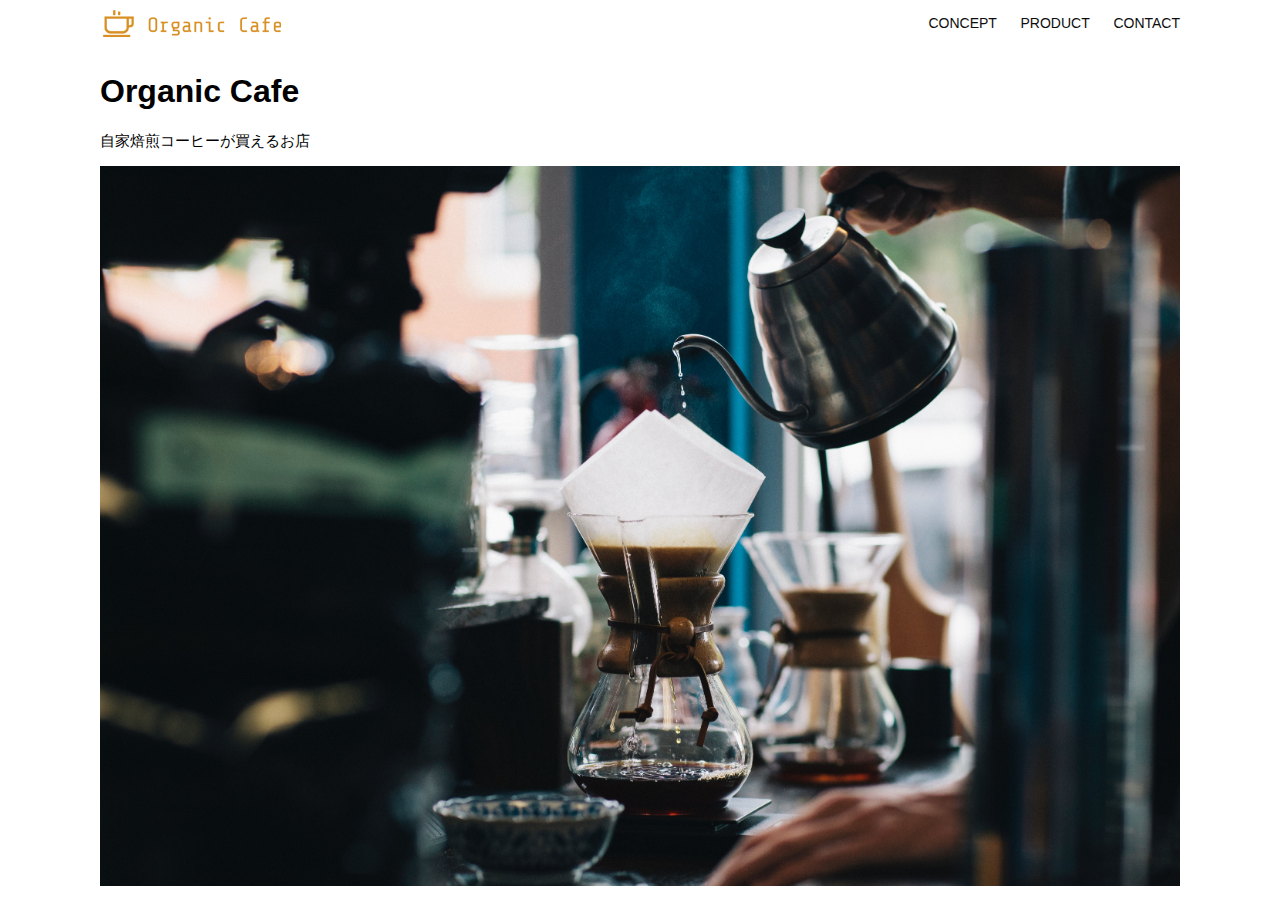
<file: html-css-kadai_013/index.html>
<!DOCTYPE html>
<html>

<head>
  <title>Organic Cafe</title>
  <meta charset="UTF-8" />
  <meta name="description" content="自家焙煎のコーヒーがお家で楽しめるOrganic Cafe" />
  <meta name="viewport" content="width=device-width, initial-scale=1.0" />
  <link rel="stylesheet" href="style.css" />
</head>

<body>
  <!-- ヘッダー -->
  <header>
    <!-- ロゴ -->
    <a href="index.html" id="logo"><img src="images/logo.png" alt="トップページに戻る" /></a>

    <!-- PC用ナビゲーション -->
    <nav id="nav-pc">
      <a href="index.html#concept">CONCEPT</a>
      <a href="index.html#product">PRODUCT</a>
      <a href="index.html#contact">CONTACT</a>
    </nav>
  
    <!--スマホ用メニューボタン-->
    <img id="menu-sp" src="images/button-menu.png" alt="ナビゲーションを開く"
    onclick="document.getElementById('nav-sp').style.display = 'block'">
  
  <!--スマホ用ナビゲーション -->
  <nav id="nav-sp">
    <img id="close" src="images/button-close.png" alt="ナビゲーションを閉じる" onclick="document.getElementById('nav-sp').style.display = 'none'">
    <a id="logo-sp" href="index.html" onclick="document.getElementById('nav-sp').style.display = 'none'">
      <img src="images/logo-sp.png" alt="トップページに戻る"></a>
    <a class="menu" href="index.html#concept"
      onclick="document.getElementById('nav-sp').style.display = 'none'">CONCEPT</a>
    <a class="menu" href="index.html#product"
      onclick="document.getElementById('nav-sp').style.display = 'none'">PRODUCT</a>
    <a class="menu" href="index.html#contact"
      onclick="document.getElementById('nav-sp').style.display = 'none'">CONTACT</a>
  </nav>

  </header>
  <main>
    <article>
      <!-- メインビジュアル -->
      <section id="main-visual">
        <div id="main-message">
          <h1>Organic Cafe</h1>
          <p>自家焙煎コーヒーが買えるお店</p>
        </div>
        <img src="images/main-image.jpg" alt="コーヒーをハンドドリップで淹れる画像" />
      </section>
    </article>
  </main>
</body>
</html>
</file>
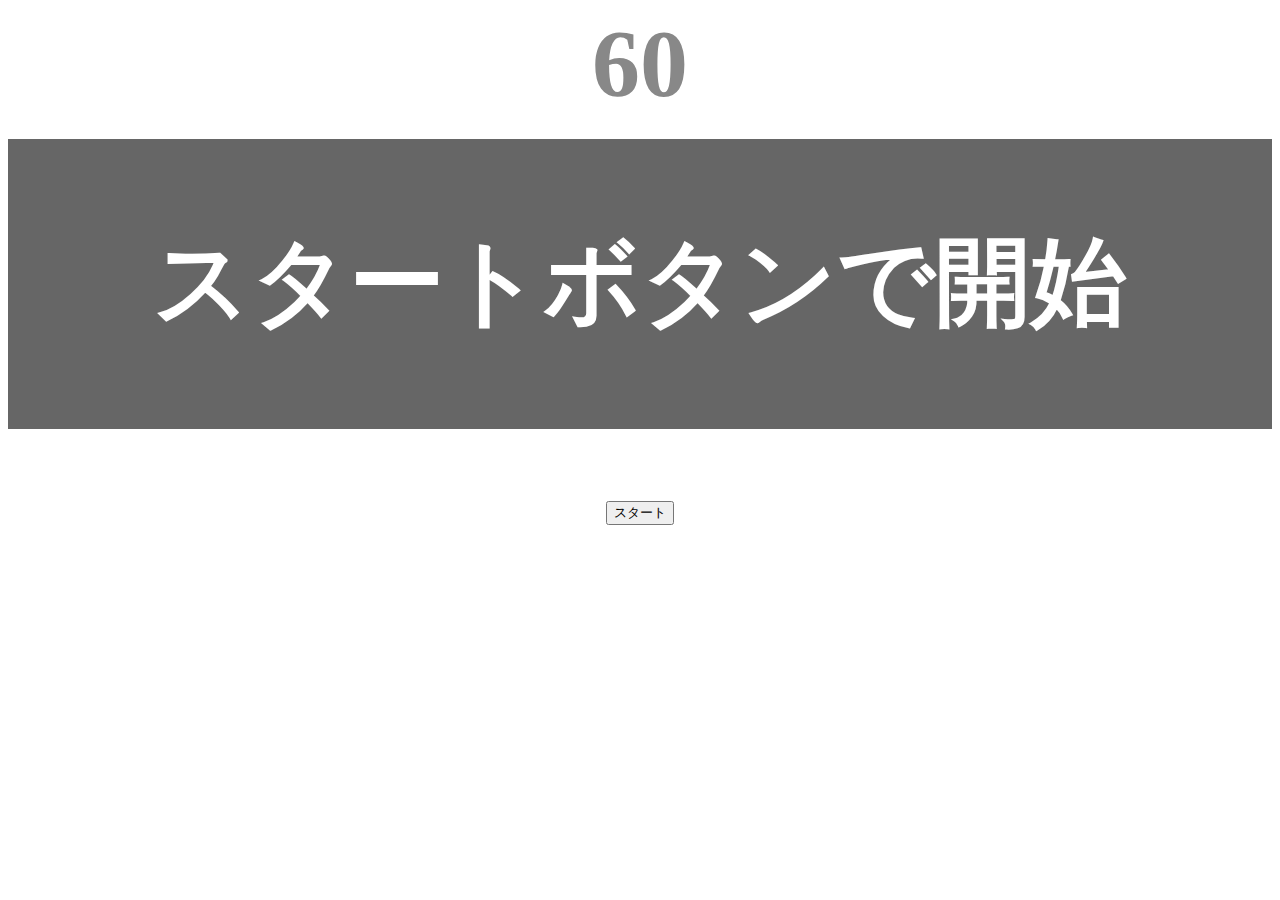
<file: typing/index.html>
<!DOCTYPE html>
<html lang="ja">
<head>
    <meta charset="UTF-8">
    <meta name="description" content="【JavaScript応用編】簡易的なタイピングゲームです。">
    <meta name="viewport" content="width=device-width, initial-scale=1.0">
    <link rel="stylesheet" href="style.css">
    <title>タイピングゲーム</title>
</head>
<body>
    <!-- タイマー -->
    <p id="count" class="count">60</p>
    <!-- お題 --><!-- タイプ済みのテキスト --><!-- タイプしていないテキスト -->
    <div id="wrap" class="wrap">
        <span id="typed" class="typed"></span><span id="untyped"></span>
    </div>
     <!-- ボタン -->
    <button id="start">スタート</button>
        <script type="text/javascript" src="main.js"></script>
</html>
</file>
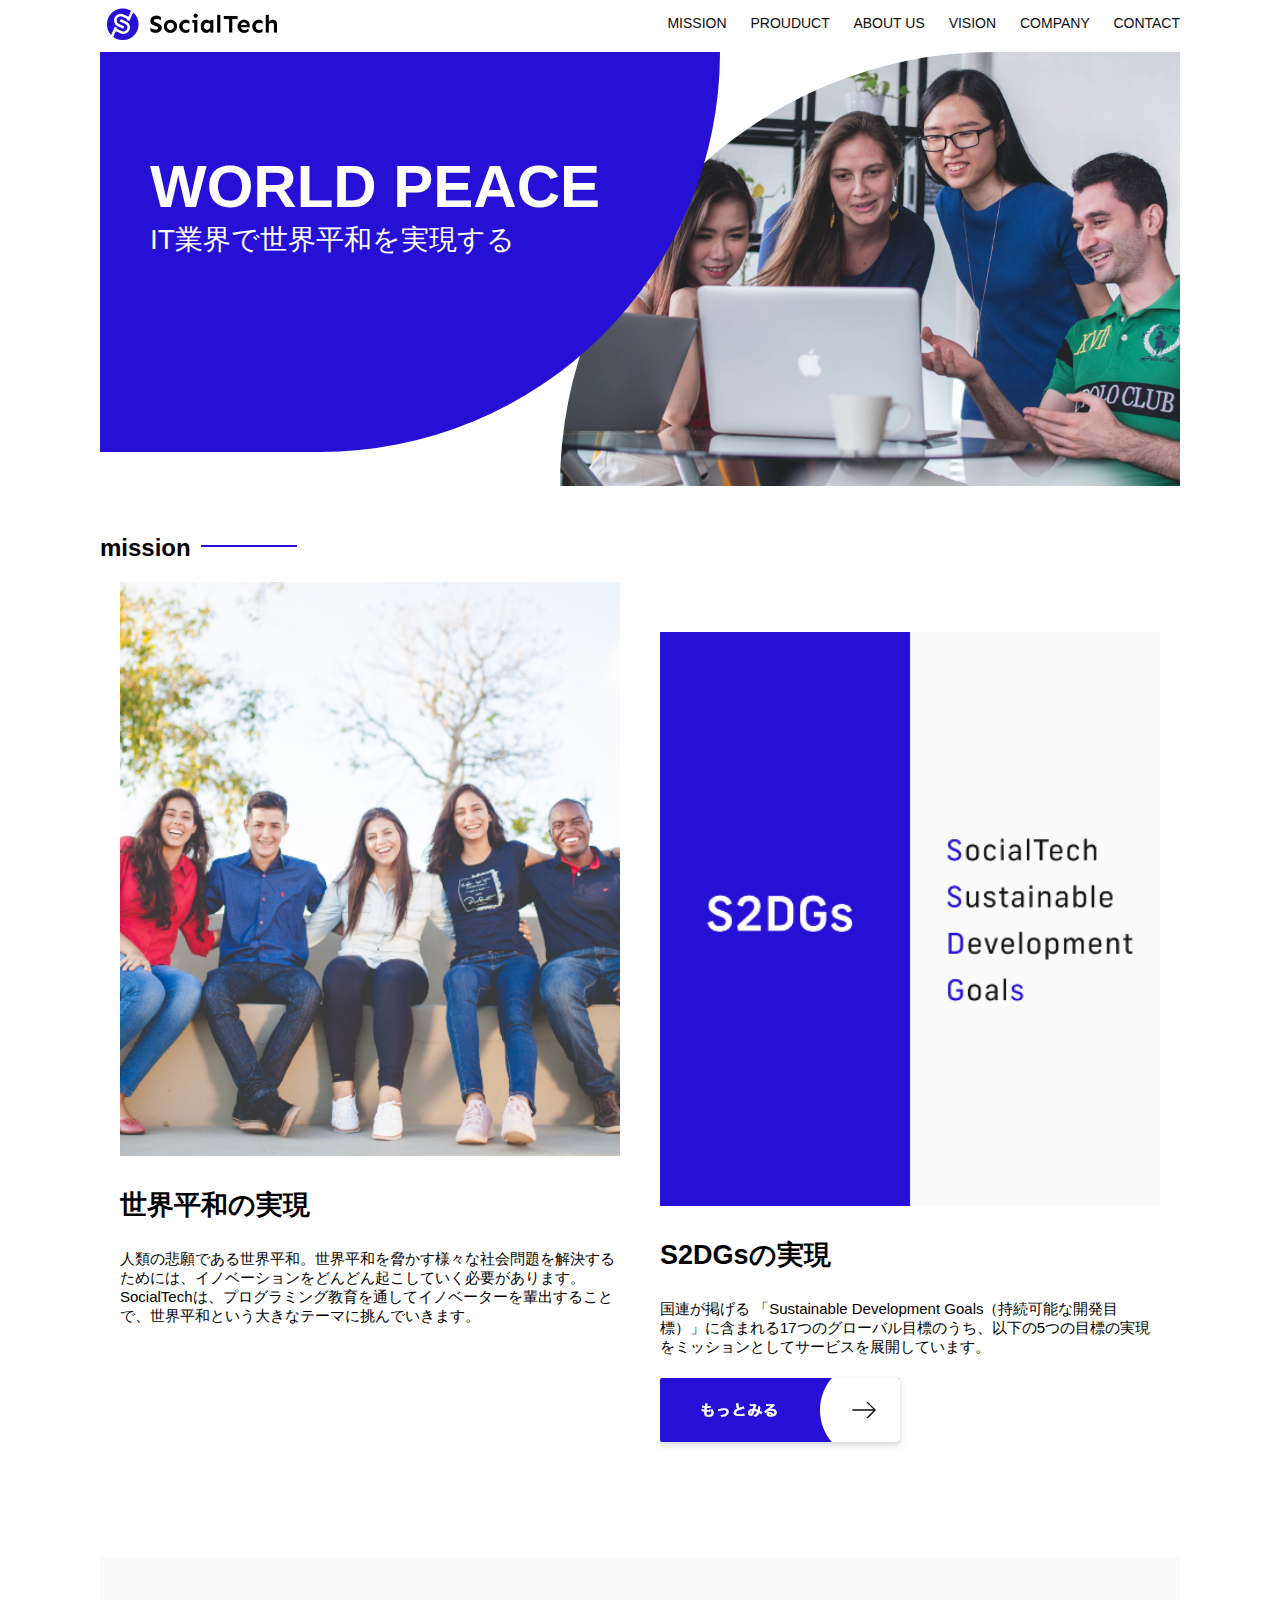
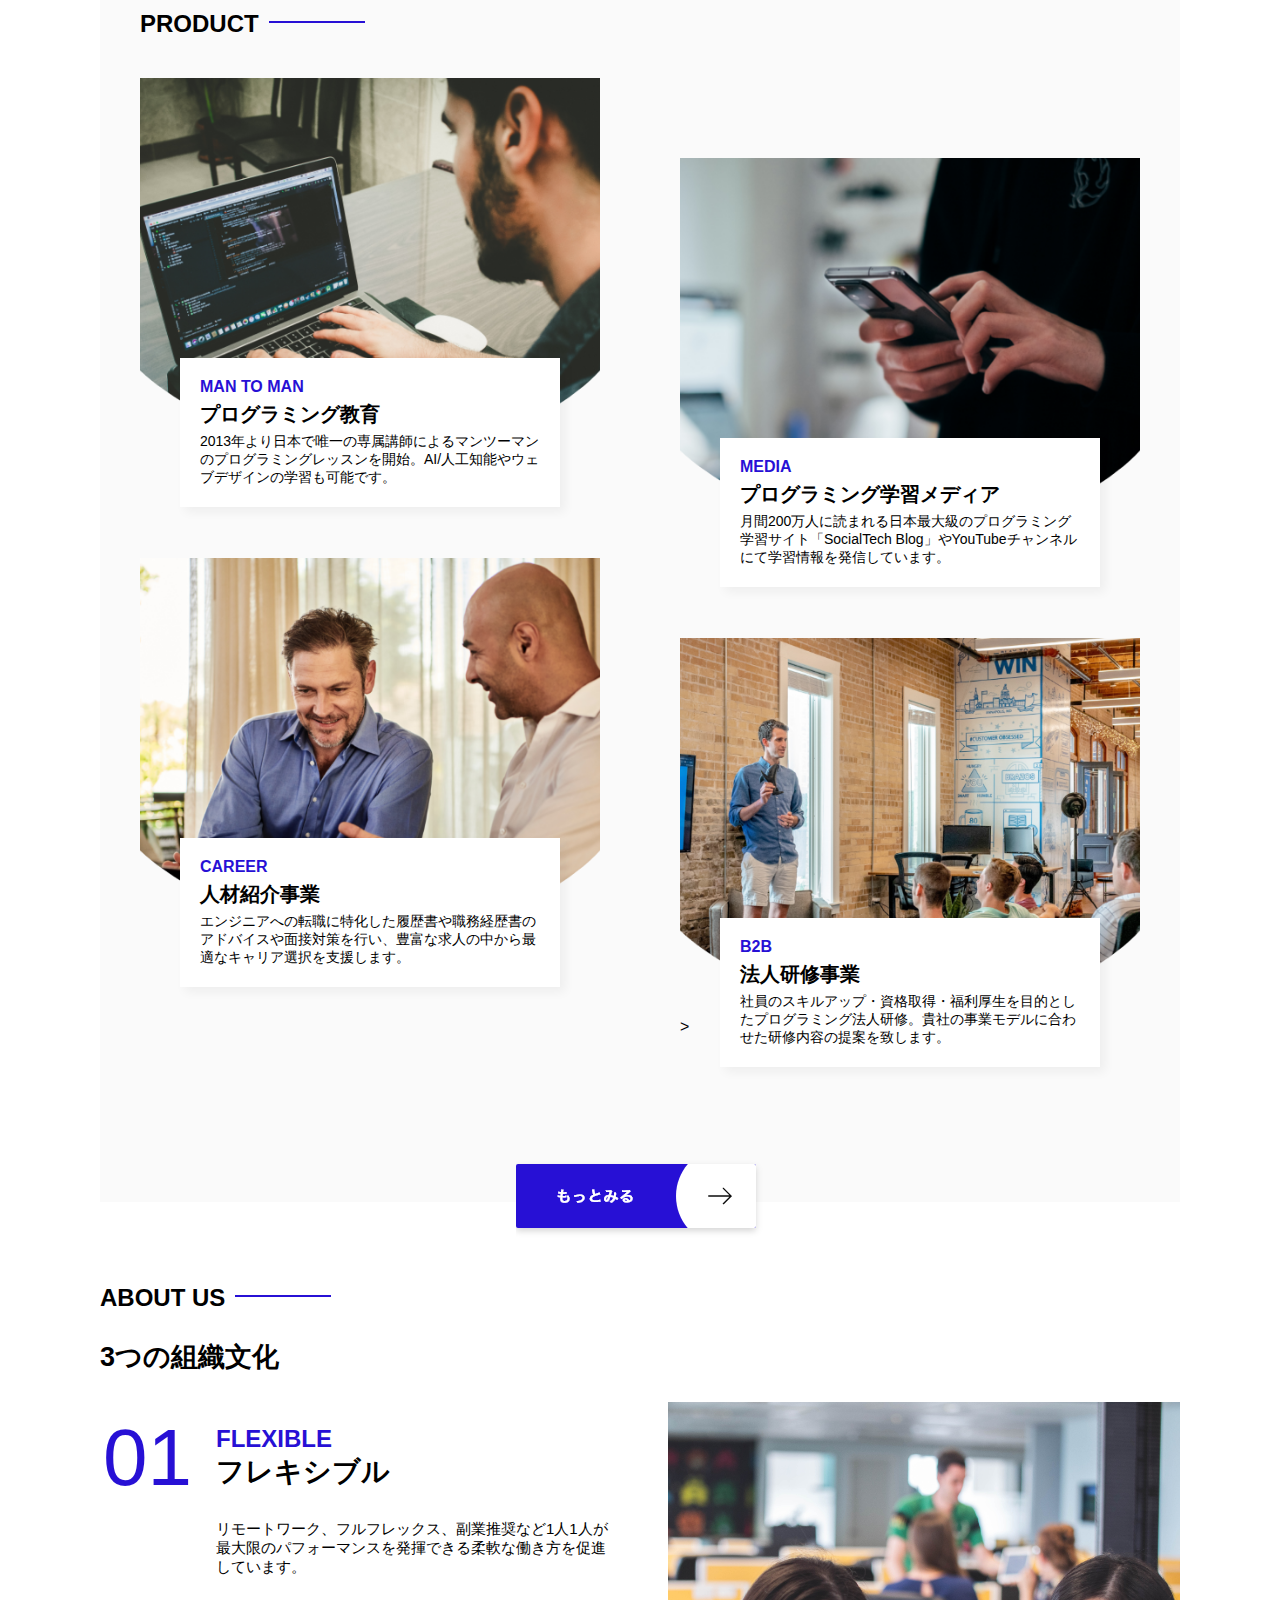
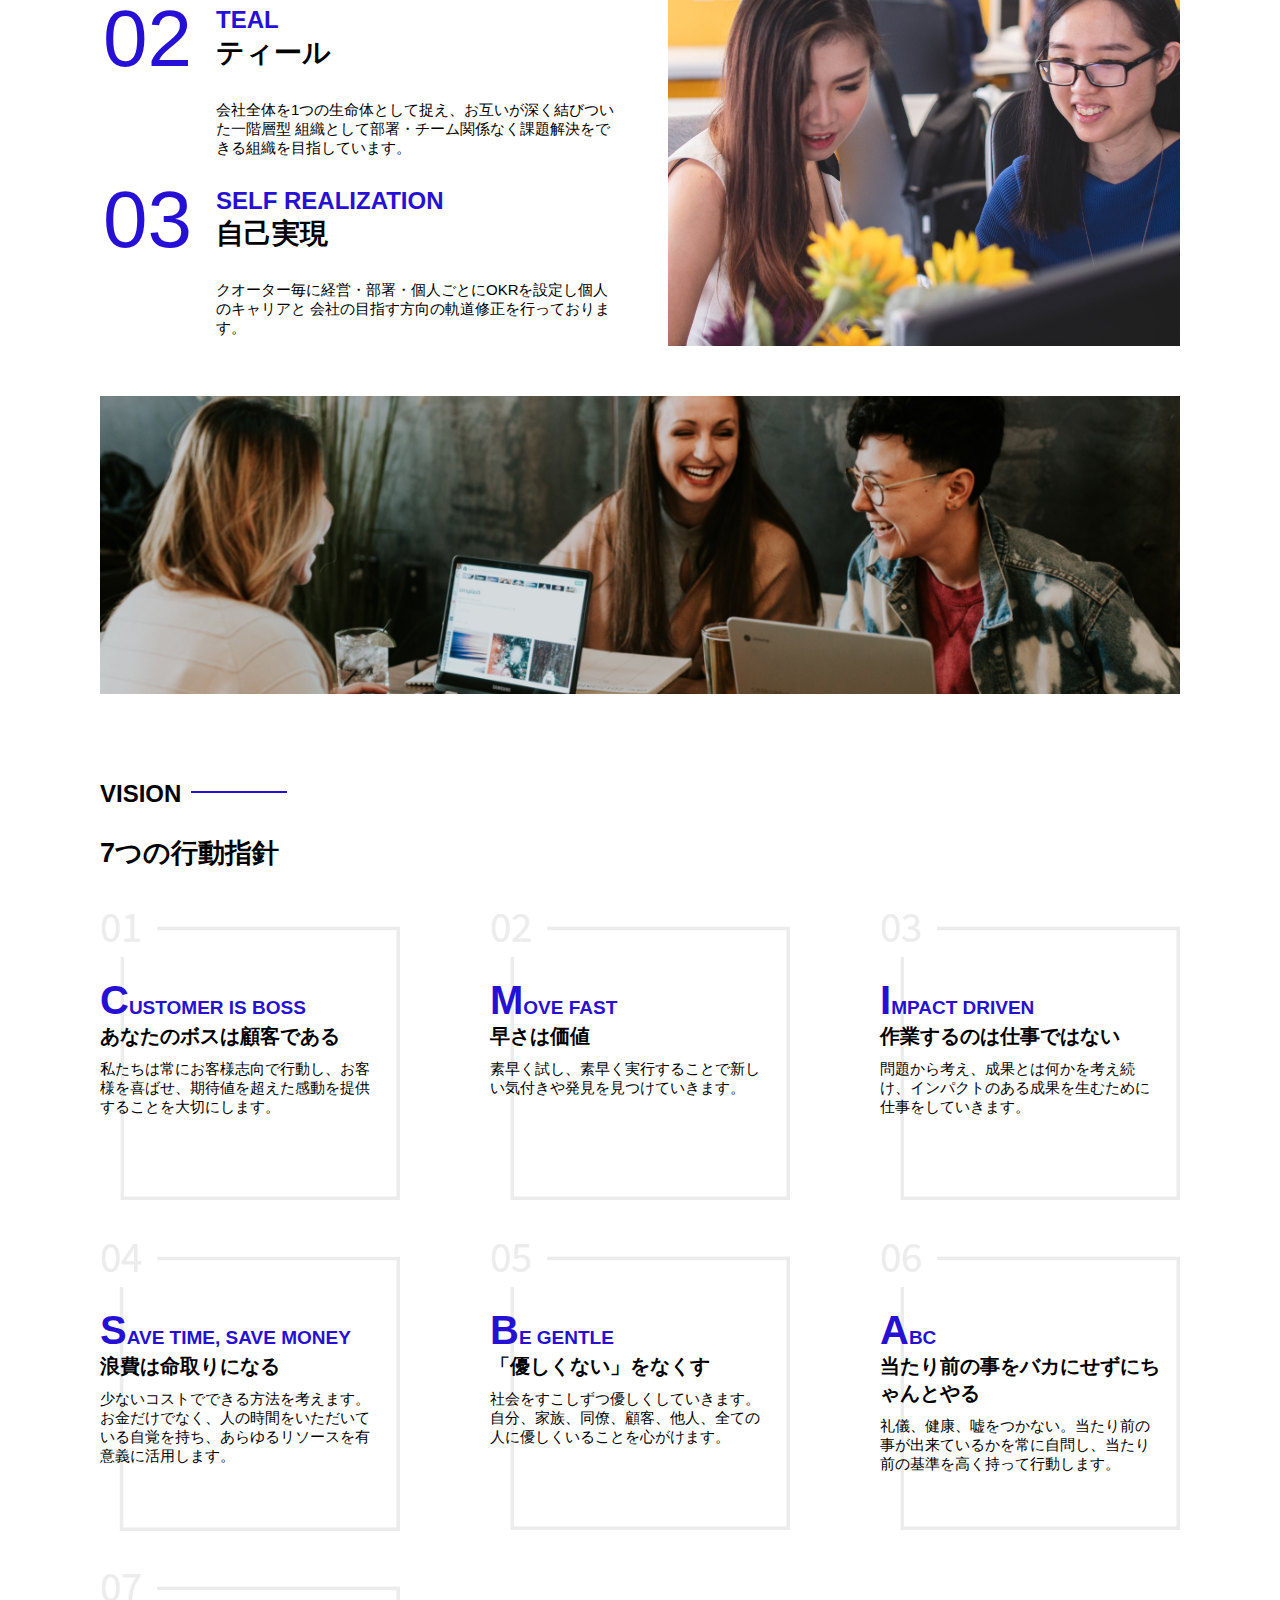
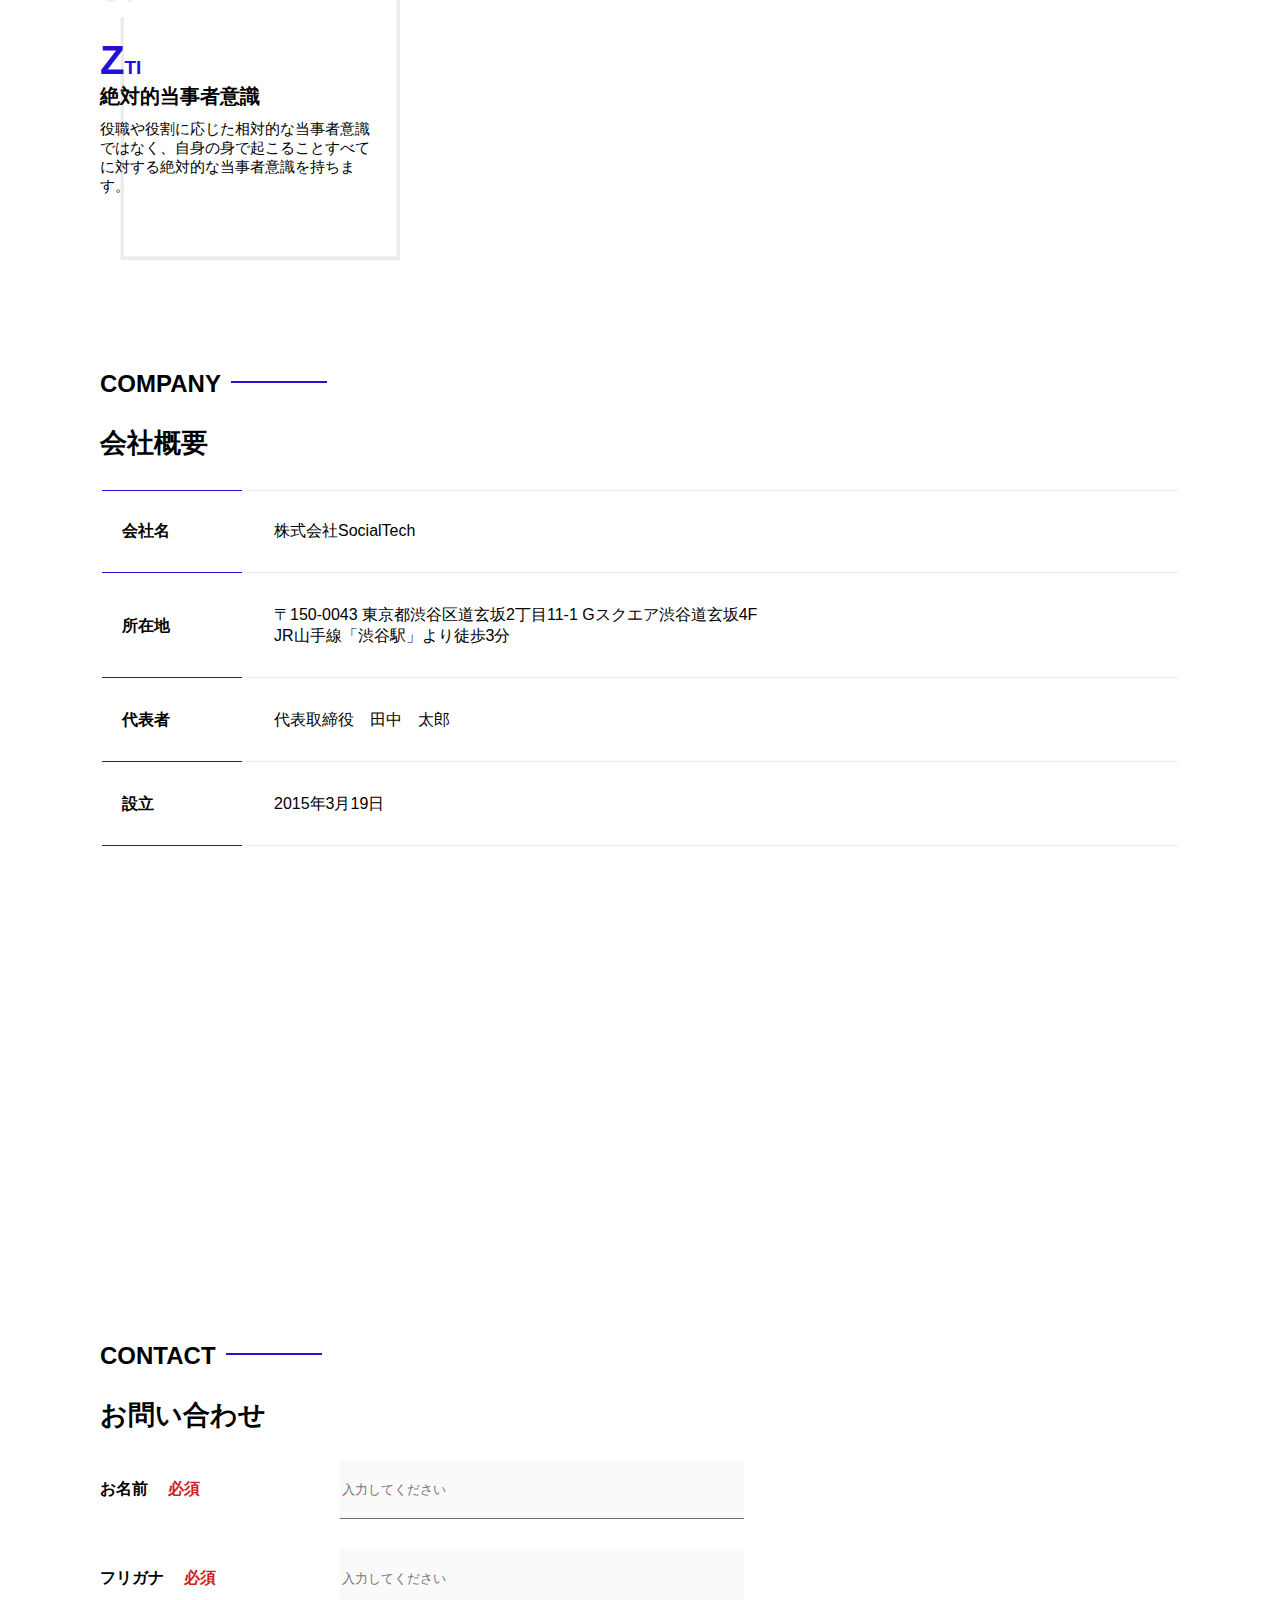
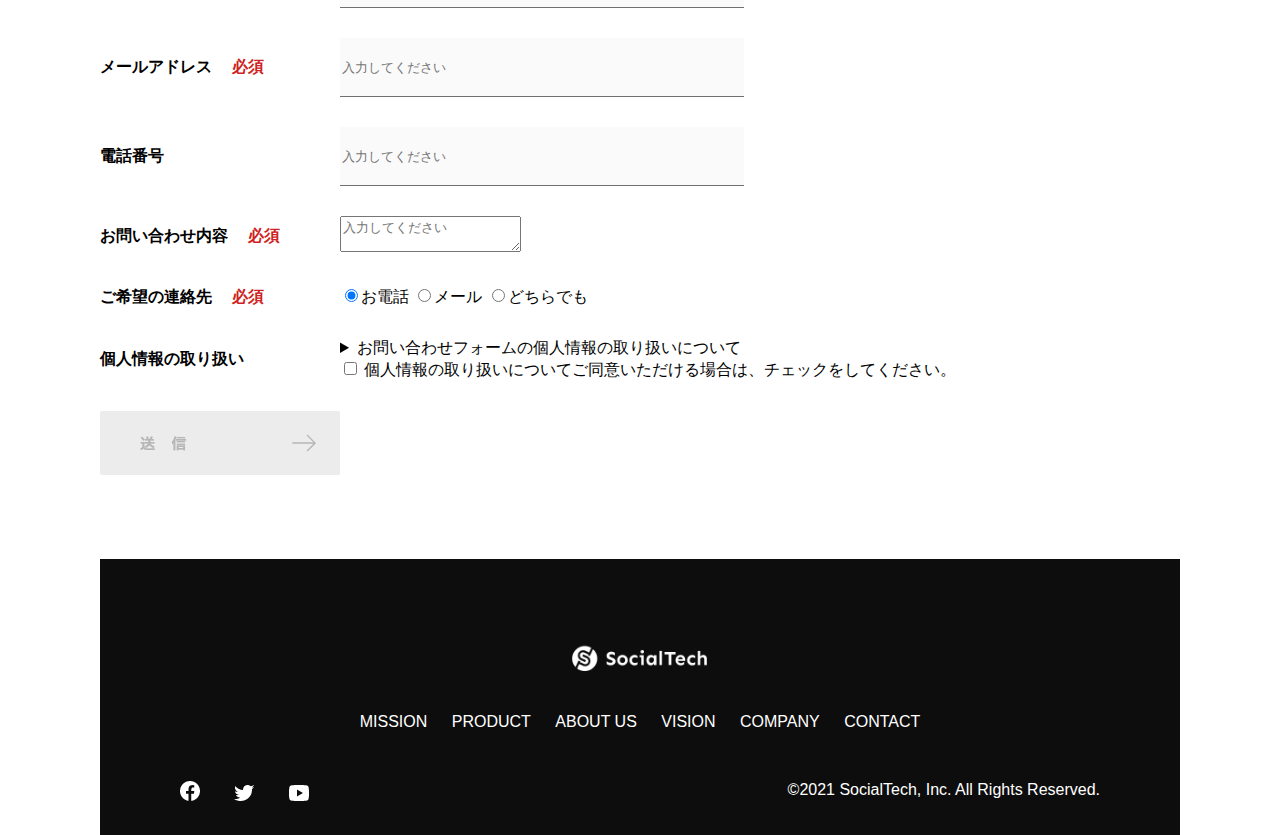
<file: kadai_tutorial_output/socialtech/index.html>
<!DOCTYPE html>
<html>

<head>
    <title>SocialTech</title>
    <meta charset="utf-8">
    <meta name="description" content="SocialTechはEdTech業界のリーディングカンパニーを目指します。">
    <meta name="viewport" content="width=device-width, intial-scale=1.0">
    <link rel="stylesheet" href="style.css">
</head>

<body>
    <!--ヘッダー-->
    <header>
        <!--ロゴ-->
        <a href="index.html" id="logo"><img src="images/logo.png" alt="トップページに戻る"></a>

        <!--PC用ナビゲーション-->
        <nav id="nav-pc">
            <a href="mission.html">MISSION</a>
            <a href="product.html">PROUDUCT</a>
            <a href="index.html#aboutus">ABOUT US</a>
            <a href="index.html#vision">VISION</a>
            <a href="index.html#company">COMPANY</a>
            <a href="index.html#contact">CONTACT</a>
        </nav>
        <!--スマホ用メニューボタン-->
        <img id="menu-sp" src="images/button-menu.png" alt="ナビゲーションを開く" onclick="document.getElementById('nav-sp').style.display = 'block'">
    
        <!-- スマホ用ナビゲーション -->
        <nav id="nav-sp">
            <img id="close" src="images/button-close.png" alt="ナビゲーションを閉じる" onclick="document.getElementById('nav-sp').style.display = 'none'">
            <a id="logo-sp" href="index.html" onclick="document.getElementById('nav-sp').style.display = 'none'"><img
                src="images/logo-sp.png" alt="トップページに戻る"></a>
            <a class="menu" href="mission.html" onclick="document.getElementById('nav-sp').style.display = 'none'">MISSION</a>
            <a class="menu" href="product.html" onclick="document.getElementById('nav-sp').style.display = 'none'">PRODUCT</a>
            <a class="menu" href="index.html#aboutus" onclick="document.getElementById('nav-sp').style.display = 'none'">ABOUT
              US</a>
            <a class="menu" href="index.html#vision"
              onclick="document.getElementById('nav-sp').style.display = 'none'">VISION</a>
            <a class="menu" href="index.html#company"
              onclick="document.getElementById('nav-sp').style.display = 'none'">COMPANY</a>
            <a class="menu" href="index.html#contact"
              onclick="document.getElementById('nav-sp').style.display = 'none'">CONTACT</a>
            <div id="sns">
              <a href="https://www.facebook.com/sejuku2013"><img src="images/button-facebook.png" alt="Facebookのリンク"></a>
              <a href="https://twitter.com/samuraijuku"><img src="images/button-twitter.png" alt="Twitterのリンク"></a>
              <a href="https://www.youtube.com/channel/UCCFOQO5aDK0xXam4cUQXT8g"><img src="images/button-youtube.png" alt="YouTubeのリンク"></a>
            </div>
          </nav>
         
    </header>
    <main>
        <article>
            <!--メインビジュアル-->
            <section id="main-visual">
                <div id="main-message">
                    <h1>WORLD PEACE</h1>
                    <p>IT業界で世界平和を実現する</p>
                </div>
                <img src="images/index/index-main.png" alt="PCの周りに集まる多国籍の仲間たち">
            </section>
            <!--ミッション-->
            <section id="mission">
                <h2 class="index-h2">mission</h2>
                <div id="mission-flex">
                    <div>
                        <img id="mission-photo" src="images/index/index-mission.png" alt="屋外のベンチで写真を撮影する多国籍の仲間たち">
                        <h3>世界平和の実現</h3>
                        <p>人類の悲願である世界平和。世界平和を脅かす様々な社会問題を解決するためには、イノベーションをどんどん起こしていく必要があります。SocialTechは、プログラミング教育を通してイノベーターを輩出することで、世界平和という大きなテーマに挑んでいきます。
                        </p>
                    </div>
                    <div>
                        <img id="s2dgs" src="images/index/s2dgs.png" alt="S2DGs">
                        <h3>S2DGsの実現</h3>
                        <p>国連が掲げる 「Sustainable Development
                            Goals（持続可能な開発目標）」に含まれる17つのグローバル目標のうち、以下の5つの目標の実現をミッションとしてサービスを展開しています。</p>
                        <a href="mission.html">
                            <img src="images/button-more.png" alt="もっとみる">
                        </a>
                    </div>
                </div>
            </section>
            <!--プロダクト-->
            <section id="product">
                <h2 class="index-h2">PRODUCT</h2>
                <div>
                    <div id="product-left">
                        <div>
                            <img class="product-photo" src="images/index/index-mantoman.png" alt="PCでコードを書く男性">
                            <div class="product-explain">
                                <span>MAN TO MAN</span>
                                <h3>プログラミング教育</h3>
                                <p>2013年より日本で唯一の専属講師によるマンツーマンのプログラミングレッスンを開始。AI/人工知能やウェブデザインの学習も可能です。</p>
                            </div>
                        </div>
                        <div>
                            <img class="product-photo" src="images/index/index-career.png" alt="笑顔で話し合う2人の男性">
                            <div class="product-explain">
                                <span>CAREER</span>
                                <h3>人材紹介事業</h3>
                                <p>エンジニアへの転職に特化した履歴書や職務経歴書のアドバイスや面接対策を行い、豊富な求人の中から最適なキャリア選択を支援します。</p>
                            </div>
                        </div>
                    </div>
                    <div id="product-right">
                        <div>
                            <img class="product-photo" src="images/index/index-media.png" alt="スマートフォンを操作する人">
                            <div class="product-explain">
                                <span>MEDIA</span>
                                <h3>プログラミング学習メディア</h3>
                                <p>月間200万人に読まれる日本最大級のプログラミング学習サイト「SocialTech Blog」やYouTubeチャンネルにて学習情報を発信しています。</p>
                            </div>
                        </div>
                        <div>
                            <img class="product-photo" src="images/index/index-b2b.png" alt="講演中の男性とそれを聴く人々">>
                            <div class="product-explain">
                                <span>B2B</span>
                                <h3>法人研修事業</h3>
                                <p>社員のスキルアップ・資格取得・福利厚生を目的としたプログラミング法人研修。貴社の事業モデルに合わせた研修内容の提案を致します。</p>

                            </div>
                        </div>
                    </div>
                </div>
                <div>
                    <a id="product-more" href="product.html">
                        <img src="images/button-more.png" alt="もっとみる">
                    </a>
                </div>
            </section>
            <!--ABOUT US-->
            <section id="aboutus">
                <h2 class="index-h2">ABOUT US</h2>
                <h3>3つの組織文化</h3>
                <div>
                    <table class="culture-table">
                        <tr>
                            <td>
                                <span class="culture-num">01</span>
                            </td>
                            <td>
                                <span class="culture-en">FLEXIBLE</span>
                                <span class="culture-jp">フレキシブル</span>
                            </td>
                        </tr>
                        <tr>
                            <td>
                                <!--空のセル-->
                            </td>
                            <td>
                                <p class="culture-description">
                                    リモートワーク、フルフレックス、副業推奨など1人1人が最大限のパフォーマンスを発揮できる柔軟な働き方を促進しています。
                                </p>
                            </td>
                        </tr>
                        <tr>
                            <td>
                                <span class="culture-num">02</span>
                            </td>
                            <td>
                                <span class="culture-en">TEAL</span>
                                <span class="culture-jp">ティール</span>
                            </td>
                        </tr>
                        <tr>
                            <td>
                                <!--空のセル-->
                            </td>
                            <td>
                                <p class="culture-description">
                                    会社全体を1つの生命体として捉え、お互いが深く結びついた一階層型
                                    組織として部署・チーム関係なく課題解決をできる組織を目指しています。
                                </p>
                            </td>
                        </tr>
                        <tr>
                            <td>
                                <span class="culture-num">03</span>
                            </td>
                            <td>
                                <span class="culture-en">SELF REALIZATION</span>
                                <span class="culture-jp">自己実現</span>
                            </td>
                        </tr>
                        <tr>
                            <td>
                                <!--空のセル-->
                            </td>
                            <td>
                                <p class="culture-description">
                                    クオーター毎に経営・部署・個人ごとにOKRを設定し個人のキャリアと
                                    会社の目指す方向の軌道修正を行っております。
                                </p>
                            </td>
                        </tr>
                    </table>
                    <img class="culture-img" src="images/index/index-aboutus1.png" alt="笑顔で話し合う2人の女性">
                </div>
                <img class="culture-img2" src="images/index/index-aboutus2.png" alt="笑顔で話し合う3人の男女">
            </section>
            <!--VISION-->
            <section id="vision">
                <h2 class="index-h2">VISION</h2>
                <h3>7つの行動指針</h3>
                <div>
                    <div class="vision-box">
                        <img src="images/index/vision-01.png" alt="01">
                        <span>
                            <h4>CUSTOMER IS BOSS</h4>
                            <h5>あなたのボスは顧客である</h5>
                            <p>私たちは常にお客様志向で行動し、お客様を喜ばせ、期待値を超えた感動を提供することを大切にします。</p>
                        </span>
                    </div>
                    <div class="vision-box">
                        <img src="images/index/vision-02.png" alt="02">
                        <span>
                            <h4>MOVE FAST</h4>
                            <h5>早さは価値</h5>
                            <p>素早く試し、素早く実行することで新しい気付きや発見を見つけていきます。</p>
                        </span>
                    </div>
                    <div class="vision-box">
                        <img src="images/index/vision-03.png" alt="03">
                        <span>
                            <h4>IMPACT DRIVEN</h4>
                            <h5>作業するのは仕事ではない</h5>
                            <p>問題から考え、成果とは何かを考え続け、インパクトのある成果を生むために仕事をしていきます。</p>
                        </span>
                    </div>
                    <div class="vision-box">
                        <img src="images/index//vision-04.png" alt="04">
                        <span>
                            <h4>SAVE TIME, SAVE MONEY</h4>
                            <h5>浪費は命取りになる</h5>
                            <p>少ないコストでできる方法を考えます。お金だけでなく、人の時間をいただいている自覚を持ち、あらゆるリソースを有意義に活用します。</p>
                        </span>
                    </div>
                    <div class="vision-box">
                        <img src="images/index/vision-05.png" alt="05">
                        <span>
                            <h4>BE GENTLE</h4>
                            <h5>「優しくない」をなくす</h5>
                            <p>社会をすこしずつ優しくしていきます。自分、家族、同僚、顧客、他人、全ての人に優しくいることを心がけます。</p>
                        </span>
                    </div>
                    <div class="vision-box">
                        <img src="images/index/vision-06.png" alt="06">
                        <span>
                            <h4>ABC</h4>
                            <h5>当たり前の事をバカにせずにちゃんとやる</h5>
                            <p>礼儀、健康、嘘をつかない。当たり前の事が出来ているかを常に自問し、当たり前の基準を高く持って行動します。</p>
                        </span>
                    </div>
                    <div class="vision-box">
                        <img src="images/index/vision-07.png" alt="07">
                        <span>
                            <h4>ZTI</h4>
                            <h5>絶対的当事者意識</h5>
                            <p>役職や役割に応じた相対的な当事者意識ではなく、自身の身で起こることすべてに対する絶対的な当事者意識を持ちます。</p>
                        </span>
                    </div>

                </div>
            </section>

            
            <!--COMPANY-->
            <section id="company">
                <h2 class="index-h2">COMPANY</h2>
                <h3>会社概要</h3>
                <table id="company-table">
                    <tr>
                        <th class="tableheader-first">会社名</th>
                        <td class="cell-first">株式会社SocialTech</td>
                    </tr>
                    <tr>
                        <th class="tableheader">所在地</th>
                        <td class="cell">〒150-0043 東京都渋谷区道玄坂2丁目11-1 Gスクエア渋谷道玄坂4F<br>JR山手線「渋谷駅」より徒歩3分</td>
                    </tr>
                    <tr>
                        <th class="tableheader">代表者</th>
                        <td class="cell">代表取締役　田中　太郎</td>
                    </tr>
                    <tr>
                        <th class="tableheader">設立</th>
                        <td class="cell">2015年3月19日</td>
                    </tr>
                </table>
                <iframe
                    src="https://www.google.com/maps/embed?pb=!1m18!1m12!1m3!1d3241.7759544892483!2d139.69399665123464!3d35.65789123876098!2m3!1f0!2f0!3f0!3m2!1i1024!2i768!4f13.1!3m3!1m2!1s0x60188caa0042e8d1%3A0xba130bea826a7aa2!2z44CSMTUwLTAwNDMg5p2x5Lqs6YO95riL6LC35Yy66YGT546E5Z2C77yS5LiB55uu77yR77yR4oiS77yR!5e0!3m2!1sja!2sjp!4v1636872991912!5m2!1sja!2sjp"
                    style="border:0;" allowfullscreen="" loading="lazy">
                </iframe>
            </section>
            <!--お問い合わせフォーム-->
            <section id="contact">

                <h2 class="index-h2">CONTACT</h2>
                <h3>お問い合わせ</h3>
                <!-- STATIC FORMSのフォームタグ -->
                <form action="https://api.staticforms.xyz/submit" method="post">
                    <input type="text" name="honeypot" style="display:none">
                    <!-- STATIC FORMSのアクセスキー -->
                    <input type="hidden" name="accessKey" value="626bdda8-d7e2-4b1b-b00d-779a53f30545">
                    <!--メールのタイトル-->
                    <input type="hidden" name="subject" value="お問い合わせフォーム">
                    <!--送信先のメールアドレスをvalueに設定する-->
                    <input type="hidden" name="replyTo" value="mooming0703@yahoo.co.jp">
                    <!--redirectToのURLは公開後のURLへリンクする-->
                    <input type="hidden" name="redirectTo" value="">

                    <form>
                        <div>
                            <div class="contact-heading">
                                <label class="contact-label">お名前<span class="contact-span">必須</span></label>
                            </div>
                            <div>
                                <input type="text" name="name" placeholder="入力してください" class="contact-textbox">
                            </div>
                        </div>
                        <div>
                            <div class="contact-heading">
                                <label class="contact-label">フリガナ<span class="contact-span">必須</span></label>
                            </div>
                            <div>
                                <input type="text" name="hurigana" placeholder="入力してください" class="contact-textbox">
                            </div>
                        </div>
                        <div>
                            <div class="contact-heading">
                                <label class="contact-label">メールアドレス<span class="contact-span">必須</span></label>
                            </div>
                            <div>
                                <input type="text" name="email" placeholder="入力してください" class="contact-textbox">
                            </div>
                        </div>
                        <div>
                            <div class="contact-heading">
                                <label class="contact-label">電話番号</label>
                            </div>
                            <div>
                                <input type="text" name="tel" placeholder="入力してください" class="contact-textbox">
                            </div>
                        </div>
                        <div>
                            <div class="contact-heading">
                                <label class="contact-label">お問い合わせ内容<span class="contact-span">必須</span></label>
                            </div>
                            <div>
                                <textarea class="contact-textarea" placeholder="入力してください" name="message"></textarea>
                            </div>
                        </div>
                        <div>
                            <div class="contact-heading">
                                <label class="contact-label">ご希望の連絡先<span class="contact-span">必須</span></label>
                            </div>
                            <div>
                                <input class="radiobutton" type="radio" value="tel" name="contact"
                                    checked><label>お電話</label>
                                <input class="radiobutton" type="radio" value="mail" name="contact"><label>メール</label>
                                <input class="radiobutton" type="radio" value="both" name="contact"><label>どちらでも</label>
                            </div>
                        </div>
                        <div>
                            <div class="contact-heading">
                                <label class="contact-label">個人情報の取り扱い</label>
                            </div>
                            <div>
                                <details>
                                    <summary>お問い合わせフォームの個人情報の取り扱いについて</summary>
                                    <div>
                                        <span>１．組織の名称又は氏名</span><br>
                                        株式会社SocialTech<br><br>
                                        <span>２．個人情報保護管理者（若しくはその代理人）の氏名又は職名、所属及び連絡先
                                            鈴木 一郎 コーポレート部</span><br>
                                        メールアドレス：support@socialtech.net<br>
                                        TEL：03-xxxx-xxxx<br>
                                        <span>３．個人情報の利用目的</span><br>
                                        ・本サービス及び本サービスに関連する情報の提供又はそれらに関する連絡のため<br>
                                        ・ユーザーの本人確認のため<br>
                                        ・当社サービスのご案内のため<br>
                                        ・当社の商品等の広告または宣伝（電子メールによるものを含むものとします。）<br><br>
                                        <span>４．個人情報の取り扱い業務の委託</span><br>
                                        個人情報の取扱業務の全部または一部を外部に業務委託する場合があります。<br>
                                        その際、弊社は、個人情報を適切に保護できる管理体制を敷き実行していることを条件として<br>
                                        委託先を厳選したうえで、機密保持契約を委託先と締結し、お客様の個人情報を厳密に管理させます。<br><br>
                                        <span>５．個人情報の開示等の請求</span><br>
                                        お客様は、弊社に対してご自身の個人情報の開示等（利用目的の通知、開示、内容の訂正・追加・削除、利用の停止または消去、第三者への提供の停止）に関して、当社問合わせ窓口に申し出ることができます。<br>
                                        その際、弊社はお客様ご本人を確認させていただいたうえで、合理的な期間内に対応いたします。<br><br>
                                        なお、個人情報に関する弊社問合わせ先は、次の通りです。<br><br>
                                        株式会社SocialTech　個人情報問合せ窓口<br>
                                        〒150-0043　東京都渋谷区道玄坂2丁目11-1 Ｇスクエア渋谷道玄坂 4F<br>
                                        メールアドレス：support@socialtech.net　TEL：03-xxxx-xxxx<br><br>
                                        <span>６．個人情報を提供されることの任意性について</span><br><br>
                                        お客様がご自身の個人情報を弊社に提供されるか否かは、お客様のご判断によりますが、もしご提供されない場合には、適切なサービスが提供できない場合がありますので予めご了承ください。
                                    </div>
                                </details>
                                <input type="checkbox" name="agree">
                                <span>個人情報の取り扱いについてご同意いただける場合は、チェックをしてください。</span>
                            </div>
                        </div>
                        <input type="image" src="images/button-submit.png" alt="送信する">
                    </form>
            </section>
        </article>
        <footer>
            <div id="footer-logo">
                <img src="images/logo-sp.png" alt="SocialTech">
            </div>
            <div id="footer-link">
                <a href="mission.html">MISSION</a>
                <a href="product.html">PRODUCT</a>
                <a href="index.html#aboutus">ABOUT US</a>
                <a href="index.html#vision">VISION</a>
                <a href="index.html#company">COMPANY</a>
                <a href="index.html#contact">CONTACT</a>
            </div>
            <div id="sns-footer">
                <a href="https://www.facebook.com/sejuku2013"><img src="images/button-facebook.png"
                        alt="Facebookのリンク"></a>
                <a href="https://twitter.com/samuraijuku"><img src="images/button-twitter.png" alt="Twitterのリンク"></a>
                <a href="https://www.youtube.com/channel/UCCFOQO5aDK0xXam4cUQXT8g"><img src="images/button-youtube.png"
                        alt="YouTubeのリンク"></a>
                <span id="copyright">&copy;2021 SocialTech, Inc. All Rights Reserved. </span>
            </div>
        </footer>
    </main>
</body>

</html>
</file>
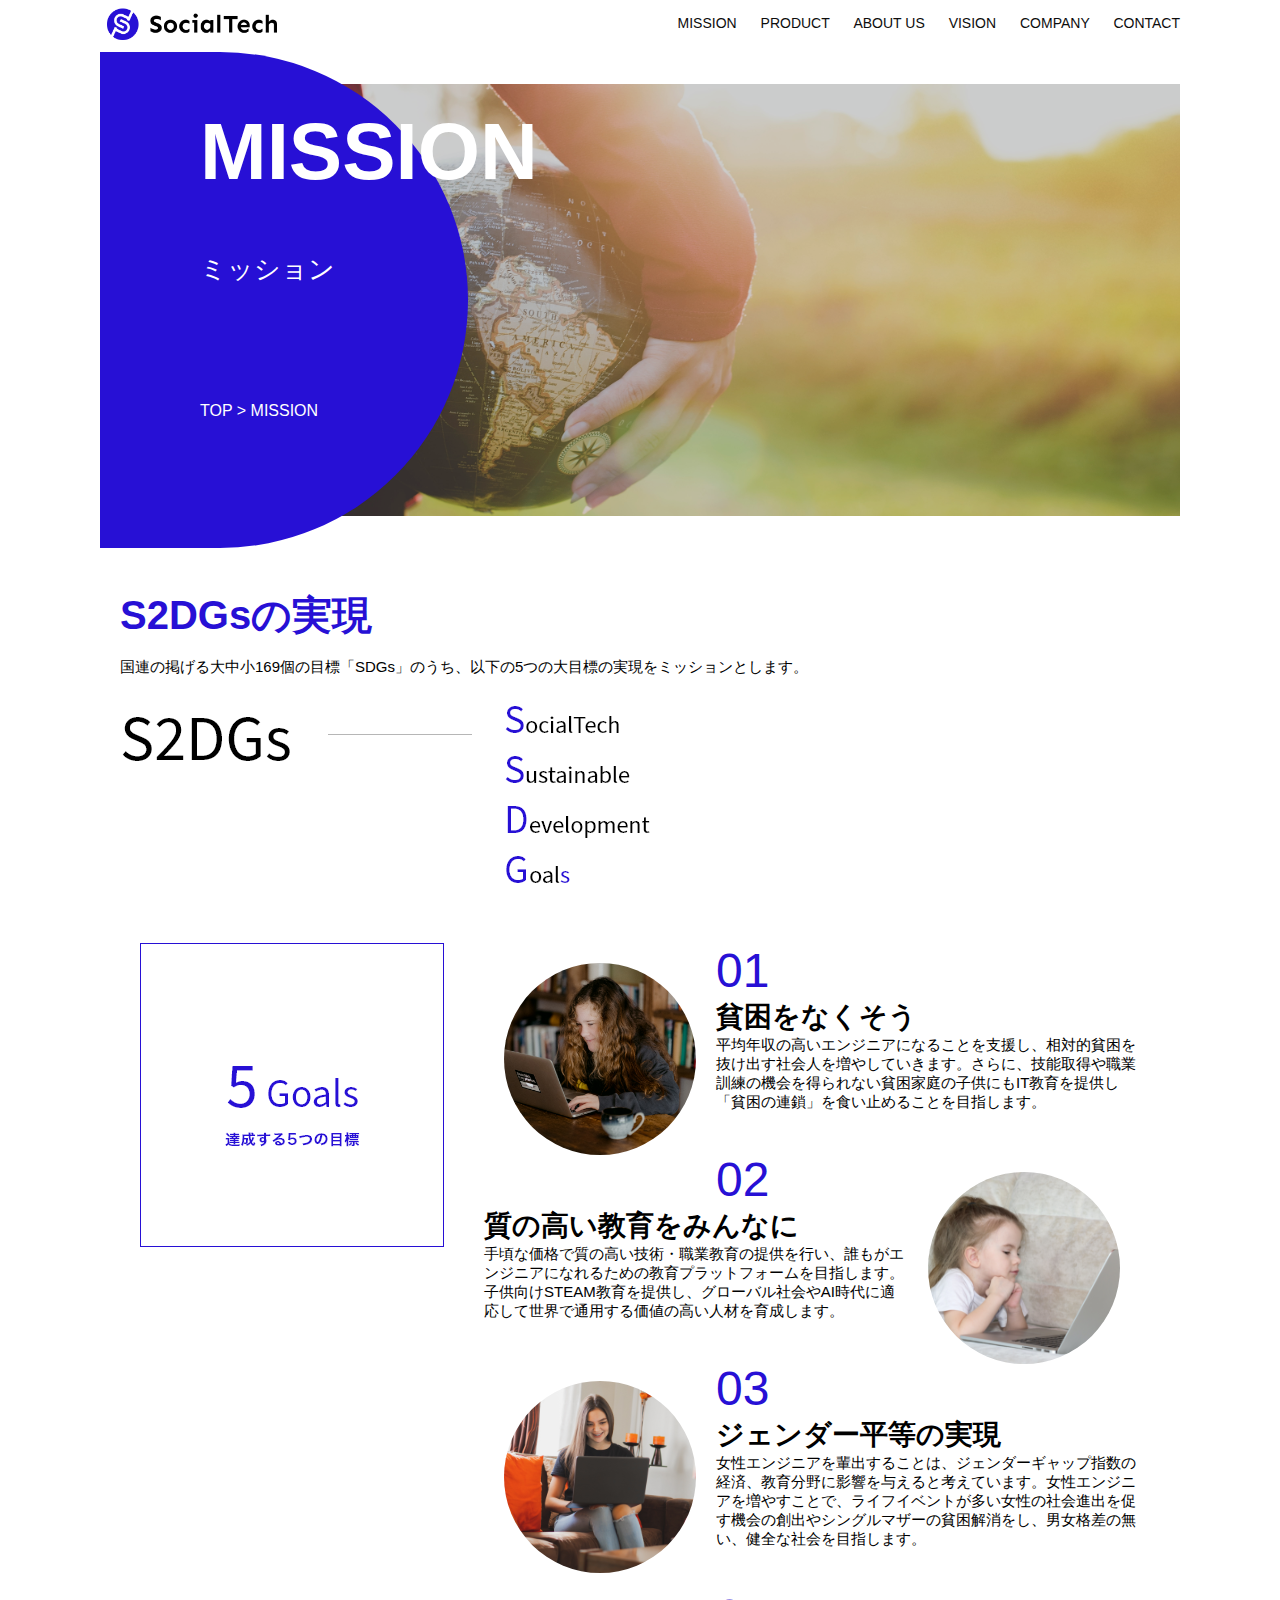
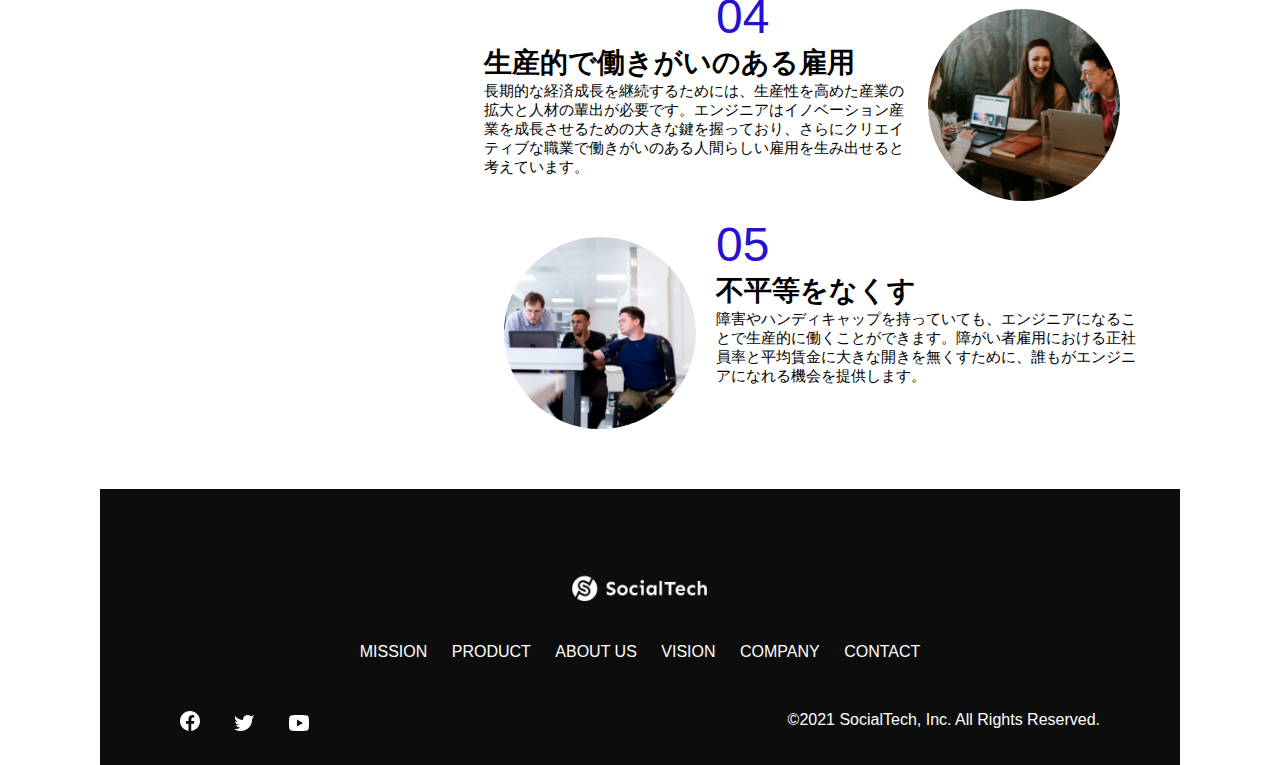
<file: kadai_tutorial_output/socialtech/mission.html>
<!DOCTYPE html>
  <html>
  <head>
    <title>SocialTech -MISSION ミッション -</title>
    <meta charset="UTF-8">
    <meta name="description" content="SocialTechが目指す5つの目標（S2DGs）を紹介します">
    <meta name="viewport" content="width=device-width, initial-scale=1.0">
    <link rel="stylesheet" href="style.css">
  </head>
 
  <body>
    <!-- ヘッダー -->
    <header>
      <!-- ロゴ -->
      <a href="index.html" id="logo"><img src="images/logo.png" alt="トップページに戻る"></a>
  
      <!-- PC用ナビゲーション -->
      <nav id="nav-pc">
        <a href="mission.html">MISSION</a>
        <a href="product.html">PRODUCT</a>
        <a href="index.html#aboutus">ABOUT US</a>
        <a href="index.html#vision">VISION</a>
        <a href="index.html#company">COMPANY</a>
        <a href="index.html#contact">CONTACT</a>
      </nav>
  
      <!-- スマホ用メニューボタン -->
      <img id="menu-sp" src="images/button-menu.png" alt="ナビゲーションを開く" onclick="document.getElementById('nav-sp').style.display = 'block'">
  
      <!-- スマホ用ナビゲーション -->
      <nav id="nav-sp">
        <img id="close" src="images/button-close.png" alt="ナビゲーションを閉じる" onclick="document.getElementById('nav-sp').style.display = 'none'">
        <a id="logo-sp" href="index.html" onclick="document.getElementById('nav-sp').style.display = 'none'"><img
            src="images/logo-sp.png" alt="トップページに戻る"></a>
        <a class="menu" href="mission.html" onclick="document.getElementById('nav-sp').style.display = 'none'">MISSION</a>
        <a class="menu" href="product.html" onclick="document.getElementById('nav-sp').style.display = 'none'">PRODUCT</a>
        <a class="menu" href="index.html#aboutus" onclick="document.getElementById('nav-sp').style.display = 'none'">ABOUT
          US</a>
        <a class="menu" href="index.html#vision"
          onclick="document.getElementById('nav-sp').style.display = 'none'">VISION</a>
        <a class="menu" href="index.html#company"
          onclick="document.getElementById('nav-sp').style.display = 'none'">COMPANY</a>
        <a class="menu" href="index.html#contact"
          onclick="document.getElementById('nav-sp').style.display = 'none'">CONTACT</a>
        <div id="sns">
          <a href="https://www.facebook.com/sejuku2013"><img src="images/button-facebook.png" alt="Facebookのリンク"></a>
          <a href="https://twitter.com/samuraijuku"><img src="images/button-twitter.png" alt="Twitterのリンク"></a>
          <a href="https://www.youtube.com/channel/UCCFOQO5aDK0xXam4cUQXT8g"><img src="images/button-youtube.png" alt="YouTubeのリンク"></a>
        </div>
      </nav>
    </header>
    <main>
      <article>
        <section id="mission-main">
            <div id="mission-title">
                <h1>MISSION</h1>
                <span>ミッション</span>
                <div>TOP > MISSION</div>
            </div>
        </section>
        <section id="mission-s2dgs">
            <h2 class="mission-h2">S2DGsの実現</h2>
            <p>国連の掲げる大中小169個の目標「SDGs」のうち、以下の5つの大目標の実現をミッションとします。</p>
            <img src="images/mission/mission-s2dgs.png" alt="S2DGs">
        </section>
        <section id="mission-5goals">
            <div>
              <img id="s2dgs-image" src="images/mission/mission-5goals.png" alt="5Goals">
            </div>
            <div>
                <div>
                    <img class="fivegoals-image-left"  src="images/mission/mission-5goals01.png" alt="PCを操作する女の子">
                    <span class="fivegoals-number">01</span>
                    <h3 class="fivegoals-h3">貧困をなくそう</h3>
                    <p class="fivegoals-p">
                        平均年収の高いエンジニアになることを支援し、相対的貧困を抜け出す社会人を増やしていきます。さらに、技能取得や職業訓練の機会を得られない貧困家庭の子供にもIT教育を提供し「貧困の連鎖」を食い止めることを目指します。
                    </p>
                </div>

                <div>
                    <img class="fivegoals-image-right" src="images/mission/mission-5goals02.png" alt="PCを見つめる小さい女の子">
                    <span class="fivegoals-number">02</span>
                    <h3 class="fivegoals-h3">質の高い教育をみんなに</h3>
                    <p class="fivegoals-p">
                      手頃な価格で質の高い技術・職業教育の提供を行い、誰もがエンジニアになれるための教育プラットフォームを目指します。子供向けSTEAM教育を提供し、グローバル社会やAI時代に適応して世界で通用する価値の高い人材を育成します。
                    </p>
                  </div>
          
                  <div>
                    <img class="fivegoals-image-left" src="images/mission/mission-5goals03.png" alt="PCを操作する女性">
                    <span class="fivegoals-number">03</span>
                    <h3 class="fivegoals-h3">ジェンダー平等の実現</h3>
                    <p class="fivegoals-p">
                      女性エンジニアを輩出することは、ジェンダーギャップ指数の経済、教育分野に影響を与えると考えています。女性エンジニアを増やすことで、ライフイベントが多い女性の社会進出を促す機会の創出やシングルマザーの貧困解消をし、男女格差の無い、健全な社会を目指します。
                    </p>
                  </div>
          
                  <div>
                    <img class="fivegoals-image-right" src="images/mission/mission-5goals04.png" alt="笑顔で話し合う3人の男女">
                    <span class="fivegoals-number">04</span>
                    <h3 class="fivegoals-h3">生産的で働きがいのある雇用</h3>
                    <p class="fivegoals-p">
                      長期的な経済成長を継続するためには、生産性を高めた産業の拡大と人材の輩出が必要です。エンジニアはイノベーション産業を成長させるための大きな鍵を握っており、さらにクリエイティブな職業で働きがいのある人間らしい雇用を生み出せると考えています。
                    </p>
                  </div>
          
                  <div>
                    <img class="fivegoals-image-left" src="images/mission/mission-5goals05.png" alt="障害を持つ男性が生き生きと働く様子">
                    <span class="fivegoals-number">05</span>
                    <h3 class="fivegoals-h3">不平等をなくす</h3>
                    <p class="fivegoals-p">
                      障害やハンディキャップを持っていても、エンジニアになることで生産的に働くことができます。障がい者雇用における正社員率と平均賃金に大きな開きを無くすために、誰もがエンジニアになれる機会を提供します。
                    </p>
                  </div>
                </div>
                </section>  
      </article>
      <footer>
        <div id="footer-logo">
          <img src="images/logo-sp.png" alt="SocialTech">
        </div>
        <div id="footer-link">
          <a href="mission.html">MISSION</a>
          <a href="product.html">PRODUCT</a>
          <a href="index.html#aboutus">ABOUT US</a>
          <a href="index.html#vision">VISION</a>
          <a href="index.html#company">COMPANY</a>
          <a href="index.html#contact">CONTACT</a>
        </div>
        <div id="sns-footer">
          <a href="https://www.facebook.com/sejuku2013"><img src="images/button-facebook.png" alt="Facebookのリンク"></a>
          <a href="https://twitter.com/samuraijuku"><img src="images/button-twitter.png" alt="Twitterのリンク"></a>
          <a href="https://www.youtube.com/channel/UCCFOQO5aDK0xXam4cUQXT8g"><img src="images/button-youtube.png" alt="YouTubeのリンク"></a>
          <span id="copyright">&copy;2021 SocialTech, Inc. All Rights Reserved. </span>
        </div>
      </footer>
    </main>
  </body>
 
  </html>
</file>
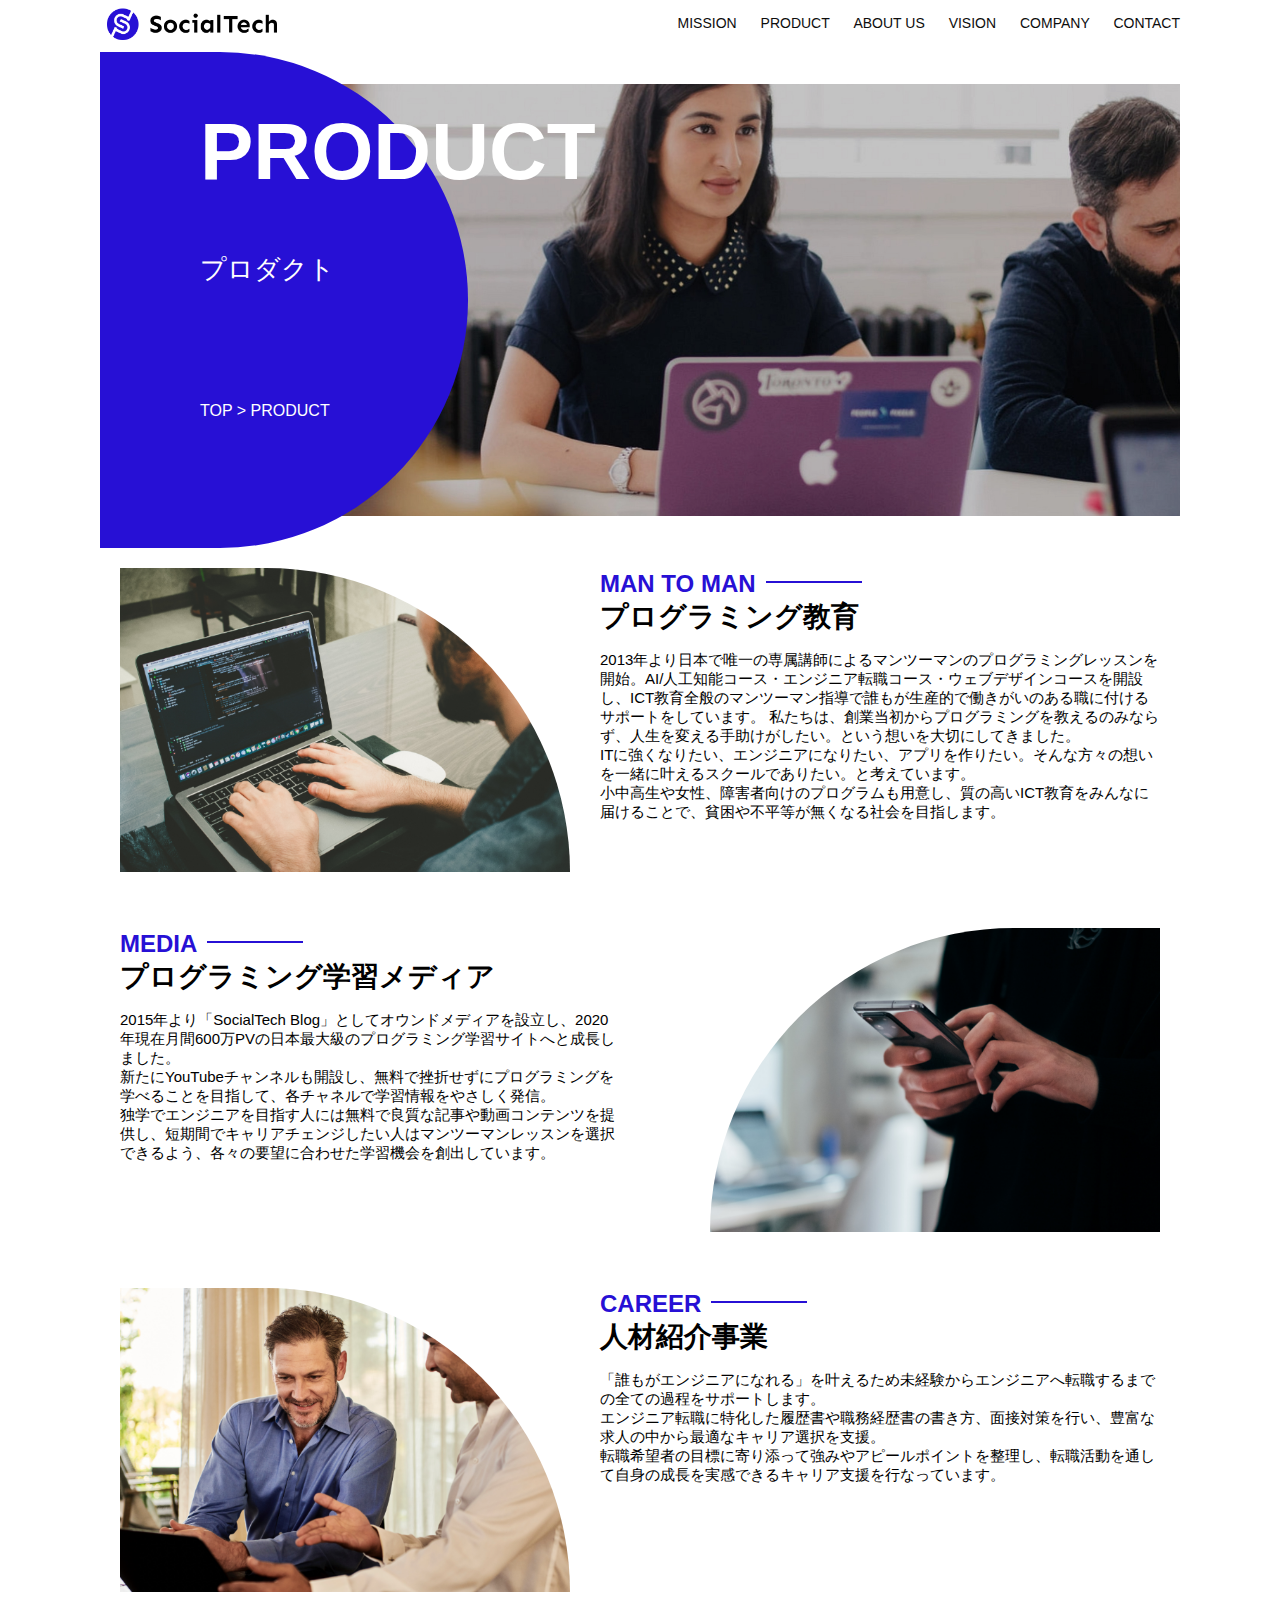
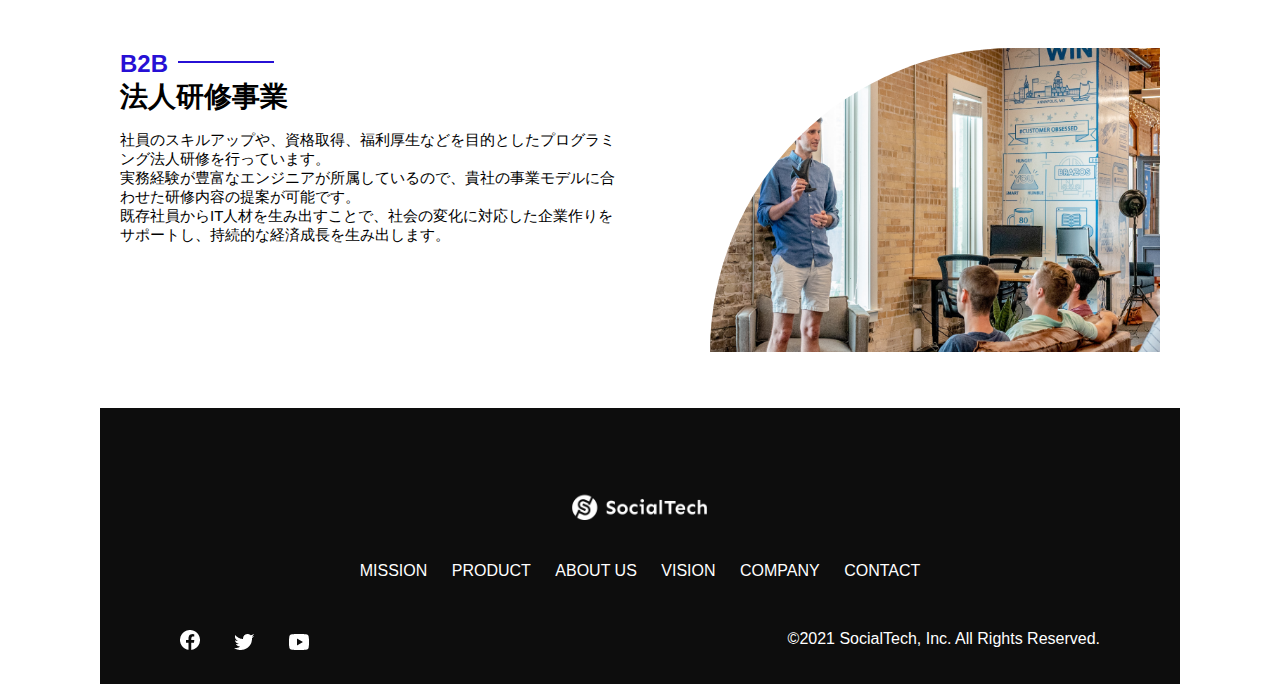
<file: kadai_tutorial_output/socialtech/product.html>
<!DOCTYPE html>
  <html>
  <head>
    <title>SocialTech -PRODUCT プロダクト-</title>
    <meta charset="UTF-8">
    <meta name="description" content="SocialTechの4つのプロダクトを紹介します">
    <meta name="viewport" content="width=device-width, initial-scale=1.0">
    <link rel="stylesheet" href="style.css">
  </head>
  
  <body>
    <!-- ヘッダー -->
    <header>
      <!-- ロゴ -->
      <a href="index.html" id="logo"><img src="images/logo.png" alt="トップページに戻る"></a>
  
      <!-- PC用ナビゲーション -->
      <nav id="nav-pc">
        <a href="mission.html">MISSION</a>
        <a href="product.html">PRODUCT</a>
        <a href="index.html#aboutus">ABOUT US</a>
        <a href="index.html#vision">VISION</a>
        <a href="index.html#company">COMPANY</a>
        <a href="index.html#contact">CONTACT</a>
      </nav>
  
      <!-- スマホ用メニューボタン -->
      <img id="menu-sp" src="images/button-menu.png" alt="ナビゲーションを開く" onclick="document.getElementById('nav-sp').style.display = 'block'">
  
      <!-- スマホ用ナビゲーション -->
      <nav id="nav-sp">
        <img id="close" src="images/button-close.png" alt="ナビゲーションを閉じる" onclick="document.getElementById('nav-sp').style.display = 'none'">
        <a id="logo-sp" href="index.html" onclick="document.getElementById('nav-sp').style.display = 'none'"><img
            src="images/logo-sp.png" alt="トップページに戻る"></a>
        <a class="menu" href="mission.html" onclick="document.getElementById('nav-sp').style.display = 'none'">MISSION</a>
        <a class="menu" href="product.html" onclick="document.getElementById('nav-sp').style.display = 'none'">PRODUCT</a>
        <a class="menu" href="index.html#aboutus" onclick="document.getElementById('nav-sp').style.display = 'none'">ABOUT
          US</a>
        <a class="menu" href="index.html#vision"
          onclick="document.getElementById('nav-sp').style.display = 'none'">VISION</a>
        <a class="menu" href="index.html#company"
          onclick="document.getElementById('nav-sp').style.display = 'none'">COMPANY</a>
        <a class="menu" href="index.html#contact"
          onclick="document.getElementById('nav-sp').style.display = 'none'">CONTACT</a>
        <div id="sns">
          <a href="https://www.facebook.com/sejuku2013"><img src="images/button-facebook.png" alt="Facebookのリンク"></a>
          <a href="https://twitter.com/samuraijuku"><img src="images/button-twitter.png" alt="Twitterのリンク"></a>
          <a href="https://www.youtube.com/channel/UCCFOQO5aDK0xXam4cUQXT8g"><img src="images/button-youtube.png" alt="YouTubeのリンク"></a>
        </div>
      </nav>
    </header>
    <main>
      <article>
        <section id="product-main">
            <div id="product-title">
                <h1>PRODUCT</h1>
                <span>プロダクト</span>
                <div>TOP > PRODUCT</div>
            </div>
        </section>        
        <section class="product-section1">
            <img src="images/product/product-mantoman.png" alt="PCでコードを書く男性">
            <div>
              <h2 class="product-h2">MAN TO MAN</h2>
              <h3 class="product-h3">プログラミング教育</h3>
              <p>
                2013年より日本で唯一の専属講師によるマンツーマンのプログラミングレッスンを開始。AI/人工知能コース・エンジニア転職コース・ウェブデザインコースを開設し、ICT教育全般のマンツーマン指導で誰もが生産的で働きがいのある職に付けるサポートをしています。
                私たちは、創業当初からプログラミングを教えるのみならず、人生を変える手助けがしたい。という想いを大切にしてきました。<br>ITに強くなりたい、エンジニアになりたい、アプリを作りたい。そんな方々の想いを一緒に叶えるスクールでありたい。と考えています。<br>小中高生や女性、障害者向けのプログラムも用意し、質の高いICT教育をみんなに届けることで、貧困や不平等が無くなる社会を目指します。
              </p>
            </div>
          </section>
          <section class="product-section2">
            <div>
              <h2 class="product-h2">MEDIA</h2>
              <h3 class="product-h3">プログラミング学習メディア</h3>
              <p>2015年より「SocialTech
                Blog」としてオウンドメディアを設立し、2020年現在月間600万PVの日本最大級のプログラミング学習サイトへと成長しました。<br>新たにYouTubeチャンネルも開設し、無料で挫折せずにプログラミングを学べることを目指して、各チャネルで学習情報をやさしく発信。<br>独学でエンジニアを目指す人には無料で良質な記事や動画コンテンツを提供し、短期間でキャリアチェンジしたい人はマンツーマンレッスンを選択できるよう、各々の要望に合わせた学習機会を創出しています。
              </p>
            </div>
            <img src="images/product/product-media.png" alt="スマートフォンを操作する人">
          </section>
          <section class="product-section1">
            <img src="images/product/product-career.png" alt="笑顔で話し合う2人の男性">
            <div>
              <h2 class="product-h2">CAREER</h2>
              <h3 class="product-h3">人材紹介事業</h3>
              <p>
                「誰もがエンジニアになれる」を叶えるため未経験からエンジニアへ転職するまでの全ての過程をサポートします。<br>エンジニア転職に特化した履歴書や職務経歴書の書き方、面接対策を行い、豊富な求人の中から最適なキャリア選択を支援。<br>転職希望者の目標に寄り添って強みやアピールポイントを整理し、転職活動を通して自身の成長を実感できるキャリア支援を行なっています。<br>
              </p>
            </div>
          </section>
          <section class="product-section2">
            <div>
              <h2 class="product-h2">B2B</h2>
              <h3 class="product-h3">法人研修事業</h3>
              <p>
                社員のスキルアップや、資格取得、福利厚生などを目的としたプログラミング法人研修を行っています。<br>実務経験が豊富なエンジニアが所属しているので、貴社の事業モデルに合わせた研修内容の提案が可能です。<br>既存社員からIT人材を生み出すことで、社会の変化に対応した企業作りをサポートし、持続的な経済成長を生み出します。
              </p>
            </div>
            <img src="images/product/product-b2b.png" alt="講演中の男性とそれを聴く人々">
          </section>
      </article>
      <footer>
        <div id="footer-logo">
          <img src="images/logo-sp.png" alt="SocialTech">
        </div>
        <div id="footer-link">
          <a href="mission.html">MISSION</a>
          <a href="product.html">PRODUCT</a>
          <a href="index.html#aboutus">ABOUT US</a>
          <a href="index.html#vision">VISION</a>
          <a href="index.html#company">COMPANY</a>
          <a href="index.html#contact">CONTACT</a>
        </div>
        <div id="sns-footer">
          <a href="https://www.facebook.com/sejuku2013"><img src="images/button-facebook.png" alt="Facebookのリンク"></a>
          <a href="https://twitter.com/samuraijuku"><img src="images/button-twitter.png" alt="Twitterのリンク"></a>
          <a href="https://www.youtube.com/channel/UCCFOQO5aDK0xXam4cUQXT8g"><img src="images/button-youtube.png" alt="YouTubeのリンク"></a>
          <span id="copyright">&copy;2021 SocialTech, Inc. All Rights Reserved. </span>
        </div>
      </footer>
    </main>
  </body>
  
  </html>
</file>
<file: html-css-kadai_013/style.css>
/* PC、スマホ共通スタイル */
body {
  font-family: "Source Sans Pro", "Hiragino Kaku Gothic ProN", Meiryo, Arial,
    sans-serif;
}

p {
  font-size: 15px;
}

#main-visual>img {
  width: 100%;
}

/*================
PC用のスタイル 
=================*/
@media screen and (min-width: 768px) {
  /* 横幅設定 */
  body {
    max-width: 1080px;
    min-width: 960px;
    margin: 0 auto 0 auto;
  }

  /* ヘッダー */
  header {
    display: flex;
    justify-content: space-between;
  }

  /* ナビゲーションのレイアウト */
  #nav-pc {
    text-align: right;
    font-size: 14px;
    padding-top: 15px;
  }
  #menu-sp,
  #nav-sp{
    display: none;
  }

  /* ナビゲーションのリンクの装飾設定 */
  #nav-pc>a {
    text-decoration: none;
    margin-left: 20px;
  }

  #nav-pc>a:link {
    color: #0d0d0d;
  }

  #nav-pc>a:visited {
    color: #0d0d0d;
  }

  #nav-pc>a:hover {
    color: #0d0d0d;
    text-decoration: underline;
  }

  #nav-pc>a:active {
    color: #0d0d0d;
  }
}
/*スマホ用スタイル*/
@media screen and (max-width: 767px) {
  body {
    min-width: 375px;
    margin: 0;
  }
  #nav-pc {
    display: none;
  }
  #menu-sp {
    float: right;
    padding: 0;
  
  }
  #nav-sp {
    background-color: #ce933e;
    position: absolute;
    left: 0;
    top: 0;
    height: 100%;
    width: 100%;
    display: none;
    z-index: 100;
  }
  
  #close {
    position: absolute;
    top: 20px;
    right: 20px;
  }
  #logo-sp {
    margin: 80px 0 30px 20px;
  }
  #nav-sp >a {
    display: block;
  }
  #nav-sp > a:link{
    color:#ffffff;
  }
  #nav-sp > a:visited{
    color: #ffffff;
  }    
  #nav-sp > a:hover{
    color:#ffffff;
    text-decoration: underline;
  }
  #nav-sp > a:active{
    color:#ffffff;
  }
  #nav-sp > .menu{
    text-decoration: none;
    display: block;
    margin: 0 20px 0 20px;
    height: 44px;
    font-size: 16px;
    background-image: url("images/arrow.png");
    background-repeat: no-repeat;
    background-position: right top;
  }
}
</file>
<file: typing/style.css>
/* タイピングゲーム全体 */
body{
    font-size: 6em;
    text-align: center;
}
/* ゲームの残り秒数が表示されるタイマーの領域 */
.count{
    margin: 0;
    font-weight: bold;
    color: #888;
}
/* テキストが表示される領域 */
.wrap{
    margin-top: 20px;
    padding: 80px 40px;
    background-color: #666;
    font-weight: bold;
    color: #fff;
}
/* 正しくタイプされた場合のテキスト */
.typed{
    color: lightgreen;
}
/* ミスタイプの場合の背景 */
.mistyped{
    background-color: red;
}
</file>
<file: kadai_tutorial_output/socialtech/style.css>
/*PC,スマホ共通スタイル*/
body{
    font-family: "Source Sans Pro", "Hiragino Kaku Gothic ProN", Meiryo, Arial, sans-serif;
}

p{
    font-size: 15px;
}

/*================
 PC用のスタイル 
=================*/
@media screen and (min-width: 768px) {
/*横幅設定*/
body{
    max-width: 1080px;
    min-width: 960px;
    margin: 0 auto 0 auto;
}

/*ヘッダー*/
header{
    display:flex;
justify-content: space-between;
}

/*ナビゲーションのレイアウト*/
#nav-pc{
    font-size: 14px;
    padding-top: 15px;
}
#menu-sp,
#nav-sp {
  display: none;
}

/*ナビゲーションリンクの装飾設定*/
#nav-pc > a {
    text-decoration: none;
    margin-left: 20px;
}
#nav-pc > a:link {
    color:#0d0d0d;
}
#nav-pc > a:visited {
    color:#0d0d0d;
}
#nav-pc > a:hover {
    color:#0d0d0d;
    text-decoration: underline;
}
#nav-pc > a:active {
    color:#0d0d0d;
}

/*スマホ用ナビを非表示*/
#nav-sp,
#menu-sp{
  display: none;

}
/*メインビジュアル*/
#main-visual{
    position: relative;
    height: 400px
}

#main-message{
    position: absolute;
    top: 0;
    left: 0;
    background-color: #2710d5;
    color: #ffffff;
    border-radius:0 0 476px 0;
    max-width: 620px;
    height: 100%;
    width: 100%;
    z-index: 11;
}

#main-message > h1{
    font-size: 60px;
    font-weight: bold;
    margin: 100px 0 0 50px;
}
#main-message > p {
    font-size: 28px;
    margin: 0 0 0 50px;
}
#main-visual > img {
    max-width: 620px;
    border-radius: 476px 0 0 0;
    position: absolute;
    top: 0;
    right: 0;
    z-index: 10;
}

/*見出し*/
h2{
    margin:40px 0 0 0;
}
h2::after{
    content: url("images/line.png");
    margin-left: 10px;
}

h3{
    font-size: 27px;
}

/*ミッション*/
#mission{
    margin: 80px auto 80px auto;
    width: 100%;
}

#mission-flex{
    width: 100%;
    display: flex;
}

#mission-flex > div {
    width: 50%;
    margin: 20px;
  }
  
  #mission-photo {
    width: 100%;
  }
  
  #s2dgs {
    margin-top: 50px;
    width: 100%;
  }

  /* プロダクト */
  #product {
    background-color: #fafafa;
    margin: 80px 0 80px 0;
    padding: 10px 40px 0px 40px;
  }
  
  /* 外枠 */
  #product > div {
    margin-top: 40px;
    display: flex;
  }
  
  /* 左のカラム */
  #product-left {
    width: 50%;
    margin-right: 20px;
  }
  
  /* 右のカラム */
  #product-right {
    width: 50%;
    margin-left: 20px;
    margin-top: 80px;
  }
  
  /* 画像＋説明の枠 */
  #product-left > div {
    position: relative;
    height: 480px;
    margin-right: 20px;
  }
  #product-right > div {
    position: relative;
    height: 480px;
    margin-left: 20px;
  }

  /*画像*/
  .product-photo {
    width: 100%;
  }

   /* 説明文の枠 */
   .product-explain {
    background-color: #ffffff;
    position: absolute;
    left: 0;
    top: 280px;
    margin: 0 40px 0 40px;
    padding: 20px;
    box-shadow: 5px 5px 10px rgba(0, 0, 0, 0.05);
  }
  
  /* 説明文の英語 */
  .product-explain > span {
    color: #2710d5;
    font-weight: bold;
    font-size: 16px;
    margin: 0;
  }
  
  /* 説明文の見出し */
  .product-explain > h3 {
    font-size: 20px;
    margin: 5px 0 5px 0;
  }
  
  /* 説明文 */
  .product-explain > p {
    font-size: 14px;
    margin: 0;
  }
  
  /* 「もっとみる」ボタン */
  #product-more {
    margin: 0 auto -42px auto;
  }

  /* ABOUT US */
  #aboutus {
    margin: 80px auto 80px auto;
}

/* ３つの組織文化と写真を入れる枠 */
#aboutus > div {
    display: flex;
}

/* 画像 */
.culture-img {
    width: 100%;
    align-self: flex-start;
  }
  
  .culture-img2 {
    margin-top: 50px;
    width: 100%;
  }

   /* ABOUT US */
  #aboutus {
    margin: 80px auto 80px auto;
  }
  
  /* 3つの組織文化と画像を入れる枠 */
  #aboutus > div {
    display: flex;
  }

  /*画像*/
  .culture-img{
    width: 100%;
    align-self: flex-start;
  }

.culture-img2{
    margin-top:50px;
    width: 100%
}

 /* 3つの組織文化の表 */
 .culture-table {
    margin-right: 50px;
  }

   /* 番号 */
   .culture-num {
    font-size: 80px;
    color: #2710d5;
    margin: 0 20px 0 0;
  }
  
  /* 組織文化英語 */
  .culture-en {
    color: #2710d5;
    font-weight: bold;
    font-size: 24px;
    display: block;
  }
  
  /* 組織文化日本語 */
  .culture-jp {
    font-size: 28px;
    font-weight: bold;
  }
  
  /* 説明文 */
  .culture-description {
    margin: 0;
  }

  /*ビジョン*/
  #vision{
    margin: 80px auto 80px auto;
  }

  /*セクション内の外枠*/
  #vision > div {
    width: 100%;
    display: flex;
    justify-content: space-between;
    flex-wrap:wrap;
  }

  /*7つの行動指針の枠*/
  .vision-box{
    width:  300px;
    height: 300px;
    margin-bottom: 30px;
    position:relative;
  }

  .vision-box > img {
    width: 100%;
    height: auto;
    position: absolute;
    top: 0;
    left: 0;
    z-index: 30;
  }

  .vision-box > span{
    position:absolute;
    top:0;
    left:0;
    z-index:31;
    margin-right: 20px;
  }

  .vision-box > span > h4 {
    color:#2710d5;
    font-size: 19px;
    margin: 80px 0 0 0;
  }
  .vision-box > span >h4::first-letter{
    font-size: 40px;
  }

  .vision-box > span >h5{
    font-size: 20px;
    margin: 0 0 0 0;
  }

  .vision-box > span > p{
    margin:10px 0 0 0;
  }

  /*会社概要*/
  #company{
    margin: 80px auto 80px auto;
  }

  #company-table{
    width:100%;
  }

  .tableheader{
    text-align: left;
    padding: 20px;
    border-bottom-color:#2710d5;
    border-bottom-width: 1px;
    border-bottom-style: solid;
    width: 100px;
  }

  .tableheader-first {
    text-align: left;
    padding: 20px;
    border-bottom-color: #2710d5;
    border-bottom-width: 1px;
    border-bottom-style: solid;
    border-top-color: #2710d5;
    border-top-width: 1px;
    border-top-style: solid;
    width: 100px;
  }
  .cell{
    padding: 30px;
    border-bottom-color:#ececec;
    border-bottom-width: 1px;
    border-bottom-style: solid;
  }

  .cell-first {
    padding: 30px;
    border-bottom-color: #ececec;
    border-bottom-width: 1px;
    border-bottom-style: solid;
    border-top-color: #ececec;
    border-top-width: 1px;
    border-top-style: solid;
  }

  #company > iframe{
    width: 100%;
    height: 368px;
    margin-top: 40px;
  }

   /* お問い合わせ */
   #contact {
    margin: 80px auto 80px auto;
  }
  
  /* 外枠 */
  #contact > form > div {
    display: flex;
    flex-direction: row;
    flex-wrap: wrap;
    padding-bottom: 30px;
  }

  /* 左列の見出し */
  .contact-heading {
    width: 240px;
    align-self: center;
  }
  /* 見出しのラベル */
  .contact-label {
    font-weight: bold;
  }
  /* 必須 */
  .contact-span {
    color: #ce2222;
    margin: 0 0 0 20px;
    font-weight: bold;
  }

  /*テキストボックス*/
  .contact-textbox{
    border-top: 0;
    border-left: 0;
    border-right: 0;
    border-bottom-width: 1px;
    border-bottom-color: #707070;
    border-bottom-style: solid;
    background-color: #fafafa;
    width: 400px;
    height: 56px;
  }

  /*お問い合わせ内容のテキストエリア*/
  .contact-texarea{
    border-top: 0;
    border-left: 0;
    border-right: 0;
    border-bottom-width: 1px;
    border-bottom-color: #707070;
    border-bottom-style: solid;
    background-color: #fafafa;
    width: 400px;
    height: 200px;
  }

  /*個人情報の取り扱い*/
  details {
    width: 700px;
  }

  details > div {
    background-color: #fafafa;
    padding: 20px;
  }

  details > div > span {
    font-weight: bold;
  }

  /*フッター*/
  footer{
    background-color: #0d0d0d;
    text-align: center;
    padding: 80px 80px 30px 80px;
  }
  #footer-logo{
    margin-bottom: 30px;
  }

  #footer-link{
    margin-bottom: 50px;
  }

  #footer-link > a {
    text-decoration: none;
    margin: 10px;
  }

  #footer-link > a:link{
    color: #ffffff;
  }

  #footer-link > a:visited{
    color:#ffffff;
  }

  #footer-link > a:hover{
    color: #ffffff;
    text-decoration: underline;
  }

  #footer-link > a:active {
    color:#ffffff
  }

  #sns-footer{
    text-align: left;
    width: 100%;
  }

  #sns-footer > a{
    margin-right: 30px;
  }

  #copyright{
    color:#ffffff;
    float:right;
  }


  /* mission.html用スタイル */
   /* ミッションのメインビジュアル */
   #mission-main {
    height: 496px;
    width: 100%;
    background-image: url("images/mission/mission-main.png");
    background-repeat: no-repeat;
    background-position-y: center;
  }

  #mission-title {
    background-color: #2710d5;
    width: 368px;
    color: #ffffff;
    height: 496px;
    border-radius: 0 248px 248px 0;
    position: relative;
  }

  #mission-title > h1 {
    position: absolute;
    top: 0;
    left: 100px;
    font-size: 80px;
  }

  #mission-title > span {
    position: absolute;
    top: 200px;
    left: 100px;
    font-size: 26px;
  }

  #mission-title > div {
    position: absolute;
    top: 350px;
    left: 100px;
    font-size: 16px;
  }

  #mission-s2dgs {
    width: 100%;
    margin: 20px;
  }

  .mission-h2 {
    color: #2710d5;
    font-size: 40px;
  }

  .mission-h2::after {
    content: none;
  }

  #mission-5goals {
    margin: 20px;
    display: flex;
  }

  #mission-5goals > div {
    flex-grow: 1;
    padding: 20px;
  }

  #mission-5goals > div > div {
    margin-bottom: 40px;
  }

  .fivegoals-image-right {
    float: right;
    margin: 20px;
  }

  .fivegoals-image-left {
    float: left;
    margin: 20px;
  }

  .fivegoals-number {
    color: #2710d5;
    font-size: 48px;
    margin: 0;
  }

  .fivegoals-h3 {
    font-size: 28px;
    margin: 0;
  }

  .fivegoals-p {
    margin: 0;
  }

  /*プロダクトページ*/
  #product-main {
    height: 496px;
    width: 100%;
    background-image: url("images/product/product-main.png");
    background-repeat: no-repeat;
    background-position-y: center;
  }

  #product-title {
    background-color: #2710d5;
    width: 368px;
    color:#ffffff;
    height: 496px;
    border-radius: 0 248px 248px 0;
    position: relative;
  }

  #product-title > h1 {
    position: absolute;
    top: 0;
    left: 100px;
    font-size: 80px;
  }

  #product-title > span {
    position: absolute;
    top: 200px;
    left: 100px;
    font-size: 26px;
  }

  #product-title > div {
    position: absolute;
    top: 350px;
    left: 100px;
    font-size: 16px;
  }

  /* セクション1 */
  .product-section1 {
    position: relative;
    margin: 20px;
    height: 340px;
  }

  .product-section1 > img {
    position: absolute;
    top: 0;
    left: 0;
    width: 450px;
    margin: 0 40px 30px 0;
    border-radius: 0 432px 0 0;
  }

  .product-section1 > div {
    position: absolute;
    top: 0;
    left: 480px;
  }

  /* セクション2 */
  .product-section2 {
    position: relative;
    margin: 20px;
    height: 340px;
  }

  .product-section2 > img {
    position: absolute;
    top: 0;
    right: 0;
    width: 450px;
    margin: 0 0 30px 40px;
    border-radius: 432px 0 0 0;
  }

  .product-section2 > div {
    width: 500px;
    position: absolute;
    top: 0;
    left: 0;
  }

  .product-h2 {
    color: #2710d5;
    font-size: 24px;
    margin: 0;
  }

  .product-h3 {
    font-size: 28px;
    margin: 0;
  }
}

/*====================
  スマートフォン用のスタイル
  =====================*/
  @media screen and (max-width: 767px) {
    body {
      min-width: 375px;
      margin: 0;
    }
  
    /* PC用ナビゲーション非表示 */
    #nav-pc {
      display: none;
    }
  
    /* ハンバーガーメニュー */
    #menu-sp {
      float: right;
      padding: 0;
    }
    /* スマホ用ナビゲーションの表示切替 */
    /* 初期状態、レイアウトと非表示設定 */
   #nav-sp {
    background-color: #2710d5;
    position: absolute;
    left: 0;
    top: 0;
    height: 100%;
    width: 100%;
    display: none;
    z-index: 100;
  }
  /* ×ボタン */
  #close {
    position: absolute;
    top: 20px;
    right: 20px;
  }

  /* ナビゲーションメニュー用ロゴ */
  #logo-sp {
    margin: 80px 0 30px 20px;
  }
  
  /* ナビゲーションのリンクの装飾設定 */
  #nav-sp >a {
    display: block;
  }
  #nav-sp > a:link{
    color:#ffffff;
  }
  #nav-sp > a:visited{
    color: #ffffff;
  }    
  #nav-sp > a:hover{
    color:#ffffff;
    text-decoration: underline;
  }
  #nav-sp > a:active{
    color:#ffffff
  }
  #nav-sp > .menu{
    text-decoration: none;
    display: block;
    margin: 0 20px 0 20px;
    height: 44px;
    font-size: 16px;
    background-image: url("images/arrow.png");
    background-repeat: no-repeat;
    background-position: right top;
  }
  #sns{
    position: absolute;
    bottom: 20px;
    left: 20px;
  }
  #sns > a{
    margin-right: 30px;
  }

  /*メインビジュアル*/
  #main-visual{
    position: relative;
    height: 470px;
    width: 100%;
    overflow: hidden;
  }
  #main-visual > div {
    position: absolute;
    top: 0;
    left: 0;
    background-color: #2710d5;
    color: white;
    border-radius: 0 0 476px 0;
    text-align: center;
    height: 280px;
    width: 100%;
    z-index: 11;
  }

  #main-visual > div > h1 {
    font-size: 28px;
    margin: 90px 0 0 0;
  }
  #main-visual > div > p{
    margin: 0;
  }

  #main-visual > img {
    width: 100%;
    border-radius: 476px 0 0 0;
    z-index: 10;
    position: absolute;
    bottom: 0;
    right: 0;
  }

  /* 見出し */
  h2::after {
    content: url("images/line.png");
    margin-left: 10px;
  }

  h3 {
    font-size: 24px;
    margin: 10px 0 0 0;
  }

   /* ミッション */
   #mission {
     margin: 20px;
   }
 
   #mission-photo {
     width: 100%;
   }
 
   #s2dgs {
     width: 100%;
   }

   /*プロダクト*/
   #product{
    background-color: #fafafa;
    padding-top: 10px;
   }

   #product h2{
    margin-left: 20px;
   }

   /*外枠*/
   /*左右のカラム　スマホでは縦並び*/
   #product-left,
   #product-right{
    margin-right: 20px;
    margin-left: 20px;
   }

   /*画像＋説明の枠*/
   #product-left > div,
   #product-right > div {
    position:relative;
    height: 540px;
   }

   /*説明文の枠*/
   .product-explain{
    background-color: #ffffff;
    position:absolute;
    left: 0;
    bottom: 50px;
    padding: 20px;
    box-shadow: 5px 5px 10px rgba(0,0,0,0.05);
   }

   .product-explain > span{
    color: #2710d5;
    font-weight: bold;
    font-size: 16px;
    margin: 0px;
   }
   .product-explain > h3{
    margin: 10px 0 10px 0;
   }

   /*画像*/
   .product-photo{
    width: 100%;
   }
   #product-more > img {
    margin: 0 0 -42px 20px;
   }

   /*ABOUT US*/
   #aboutus{
    margin:80px 20px 80px 20px;
   }
   #aboutus > div {
    display:flex;
    flex-direction: column;
   }

   .culture-table{
    width: 100%;
    padding-right: 20px;
    order: 2;
   }

   .culture-img{
    width: 100%;
    order: 1;
   }

   .culture-img2{
    width: 100%;
   }

   .culture-num{
    font-size: 80px;
    color: #2710d5;
   }

   .culture-en{
    color:#2710d5;
    font-weight: bold;
    font-size: 24px;
    display:block;
   }

   .culture-jp {
    display: block;
   }

   .culture-description {
    margin: 0;
   }

   /*ビジョン*/
   #vision{
    margin: 80px 20px 80px 20px;
   }

   .vision-box{
    width: 300px;
    height: 300px;
    margin-bottom: 30px;
    position: relative;
   }

   .vision-box > img {
    width: 100%;
    height: auto;
    position: absolute;
    top: 0;
    left: 0;
    z-index: 30;
   }

   .vision-box > span {
    position:absolute;
    top: 0;
    left: 0;
    z-index: 31;
    margin-right: 20px;
   }

   .vision-box > span > h4 {
    color: #2710d5;
    font-size: 19px;
    margin: 60px 0 0 0;
   }

   .vision-box > span >h5 {
    font-size: 20px;
    margin: 0 0 0 0;
   }

   .vision-box > span > p {
    margin: 10px 0 0 0;
   }

   /*会社概要*/
   #company{
    margin: 0 20px 0 20px;
   }

   #company > h3 {
    margin-bottom: 20px;
   }

   #company > table {
    width: 100%;
  }

  .tableheader-first {
    text-align: left;
    padding: 20px;
    border-bottom-color: #2710d5;
    border-bottom-width: 1px;
    border-bottom-style: solid;
    border-top-color: #2710d5;
    border-top-width: 1px;
    border-top-style: solid;
    width: 50px;
  }
  .tableheader {
    text-align: left;
    padding: 20px;
    border-bottom-color: #2710d5;
    border-bottom-width: 1px;
    border-bottom-style: solid;
    width: 50px;
  }

  .cell {
    padding: 20px;
    border-bottom-color: #ececec;
    border-bottom-width: 1px;
    border-bottom-style: solid;
  }
  .cell-first {
    padding: 20px;
    border-bottom-color: #ececec;
    border-bottom-width: 1px;
    border-bottom-style: solid;
    border-top-color: #ececec;
    border-top-width: 1px;
    border-top-style: solid;
  }

  #company > iframe {
    width: 100%;
    height: 240px;
    margin: 40px 0 0 0;
  }

  /*お問い合わせ*/
  #contact{
    margin: 80px 20px 80px 20px;
  }

  #contact > h3 {
    margin-bottom: 20px;
  }

  #contact > form > dix {
    margin-bottom: 20px;
  }

  .contact-heading {
    margin-bottom: 20px;
  }

    /* ラベル */
    .contact-label {
      font-weight: bold;
    }
  
    /* 必須 */
    .contact-span {
      color: #ce2222;
      margin: 0 0 0 20px;
      font-weight: bold;
    }
  
    .contact-textbox {
      height: 56px;
      border-top: 0;
      border-left: 0;
      border-right: 0;
      background-color: #fafafa;
      border-bottom-color: #707070;
      border-bottom-width: 1px;
      border-style: solid;
      min-width: 300px;
      width: 100%;
    }
  
    .contact-textarea {
      height: 150px;
      border-top: 0;
      border-left: 0;
      border-right: 0;
      background-color: #fafafa;
      width: 100%;
    }
  
    .radiobutton {
      margin-bottom: 20px;
    }
  
    .radiobutton + label::after {
      content: "\A";
      white-space: pre;
    }

    /*フッター*/
    footer{
      background-color: #0d0d0d;
      padding: 30px 20px 50px 20px;
    }

    #footer-logo {
      margin-bottom: 30px;
    }

    #footer-link {
      margin-bottom: 50px;
    }

    #footer-link > a {
      text-decoration: none;
      margin: 0 20px 30px 0;
      display: block;
      background-image: url("images/arrow.png");
      background-repeat: no-repeat;
      background-position: right top;
    }

    #footer-link > a:link {
      color: #ffffff;
    }

    #footer-link > a:visited {
      color: #ffffff;
    }

    #footer-link > a:hover {
      color: #ffffff;
      text-decoration: underline;
    }

    #footer-link > a:active {
      color: #ffffff;
    }

    #sns-footer > a {
      margin-right: 30px;
    }
    #copyright {
      font-size: 12px;
      display: block;
      margin-top: 30px;
      color: #ffffff;
    }

    /* mission.html用スタイル */
    /* ミッションのメインビジュアル */
    #mission-main {
      height: 256px;
      width: 100%;
      background-image: url("images/mission/mission-main.png");
      background-repeat: no-repeat;
      background-position-y: center;
      background-size: auto 208px;
    }

    #mission-title {
      background-color: #2710d5;
      width: 136px;
      color: #ffffff;
      height: 256px;
      border-radius: 0 248px 248px 0;
      position: relative;
    }
    #mission-title > h1 {
      position: absolute;
      top: 0;
      left: 20px;
      font-size: 40px;
    }

    #mission-title > span {
      position: absolute;
      top: 110px;
      left: 20px;
      font-size: 18px;
    }

    #mission-title > div {
      position: absolute;
      top: 180px;
      left: 20px;
      font-size: 13px;
    }

    /* ミッションページ　S2DGSの設定 */
    #mission-s2dgs {
      margin: 20px;
    }

    .mission-h2 {
      color: #2710d5;
      font-size: 38px;
      margin: 0px;
    }

    .mission-h2::after {
      content: none;
    }

    #mission-s2dgs > img {
      width: 100%;
    }

    /* ミッションページ　5Goalsの設定 */
    #mission-5goals {
      margin: 20px;
    }

    #mission-5goals > div > div {
      margin-bottom: 40px;
    }

    #s2dgs-image {
      width: 100%;
    }
    .fivegoals-image-right {
      margin: 20px auto 20px auto;
      display: block;
    }

    .fivegoals-image-left {
      margin: 20px auto 20px auto;
      display: block;
    }

    .fivegoals-number {
      color: #2710d5;
      font-size: 48px;
      margin: 0;
    }

    .fivegoals-h3 {
      font-size: 28px;
      margin: 0;
    }
    .fivegoals-p {
      margin: 0;
    }

    /* プロダクトページ */
   #product-main {
    height: 256px;
    width: 100%;
    background-image: url("images/product/product-main.png");
    background-repeat: no-repeat;
    background-position-y: center;
    background-size: auto 208px;
  }
  #product-title {
    background-color: #2710d5;
    width: 136px;
    color: #ffffff;
    height: 256px;
    border-radius: 0 248px 248px 0;
    position: relative;
  }
  #product-title > h1 {
    position: absolute;
    top: 0;
    left: 20px;
    font-size: 40px;
  }
  #product-title > span {
    position: absolute;
    top: 110px;
    left: 20px;
    font-size: 18px;
  }
  #product-title > div {
    position: absolute;
    top: 180px;
    left: 20px;
    font-size: 13px;
  }

  .product-section1 {
    margin: 20px;
  }

  .product-section1 > img {
    width: 100%;
    border-radius: 0 300px 0 0;
  }
  
  .product-section2 {
    margin: 20px;
    display: flex;
    flex-direction: column;
  }

  .product-section2 > img {
    order: 1;
    width: 100%;
    border-radius: 300px 0 0 0;
  }

  .product-section2 > div {
    order: 2;
  }

  .product-h2 {
    color: #2710d5;
    font-size: 24px;
    margin: 0;
  }

  .product-h3 {
    font-size: 28px;
    margin: 0;
  }

}
</file>
